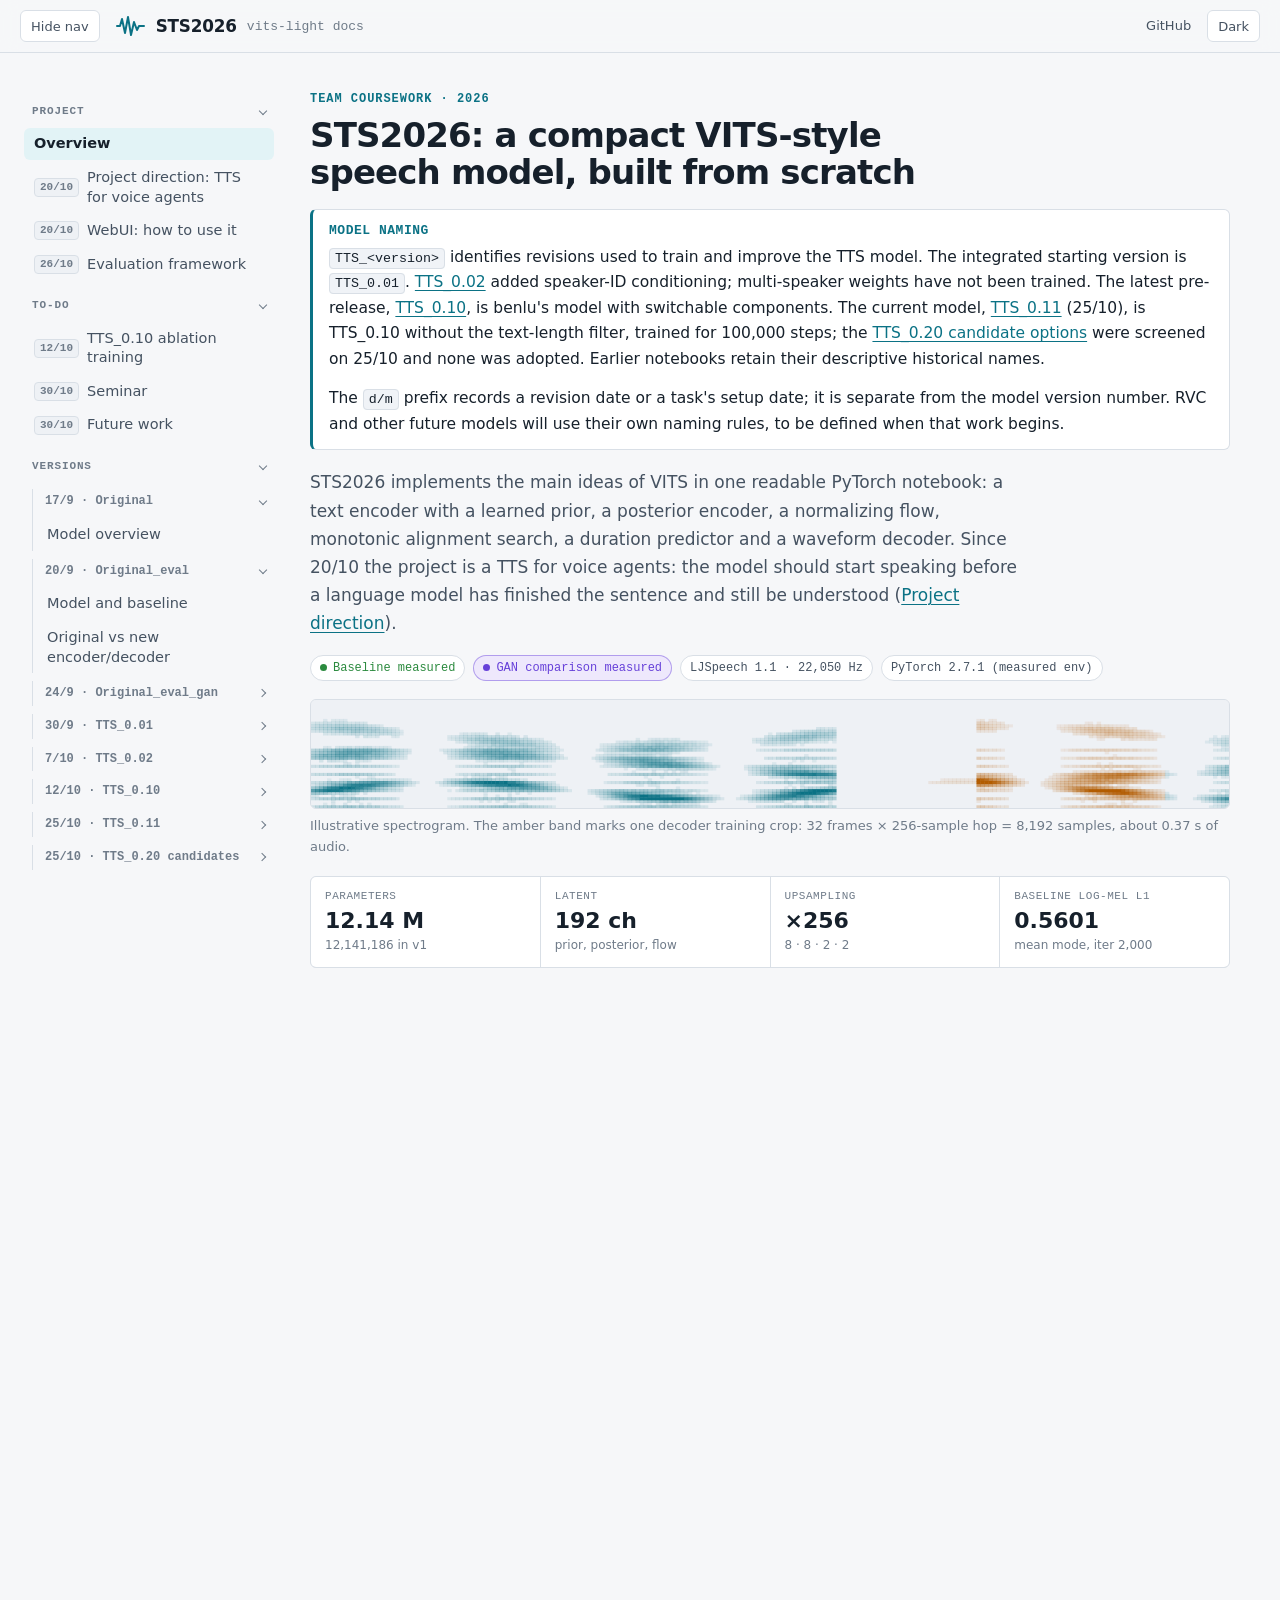
<file: docs/site/index.html>
<!doctype html>
<html lang="en">
<head>
<meta charset="utf-8">
<meta name="viewport" content="width=device-width, initial-scale=1, viewport-fit=cover">
<title>STS2026 Technical Documentation</title>
<meta name="description" content="Technical documentation for STS2026, a compact VITS-style speech model and its reconstruction evaluation.">
<link rel="stylesheet" href="assets/site.css">
</head>
<body>
<header class="topbar">
  <button class="icon-btn menu-btn" type="button" data-menu aria-expanded="true" aria-label="Hide navigation">Hide nav</button>
  <a class="brand" href="#overview">
    <svg class="brand-mark" viewBox="0 0 30 22" aria-hidden="true"><path d="M1 11h3l2-7 3 14 3-16 3 18 3-13 3 8 2-4h5" style="fill:none;stroke:var(--accent);stroke-width:2;stroke-linejoin:round;stroke-linecap:round"/></svg>
    <span class="brand-name">STS2026</span>
    <span class="brand-sub">vits-light docs</span>
  </a>
  <span class="topbar-spacer"></span>
  <a class="plain" href="https://github.com/liquidtoy001/STS2026">GitHub</a>
  <button class="icon-btn" type="button" data-theme-toggle>Dark</button>
</header>

<div class="shell">
  <aside class="sidenav" data-sidenav></aside>

  <main>
    <article class="article"><span class="eyebrow">Team coursework · 2026</span>
      <h1 id="overview">STS2026: a compact VITS-style speech model, built from scratch</h1>
      <div class="callout note">
        <div class="callout-title">Model naming</div>
        <p><code>TTS_&lt;version&gt;</code> identifies revisions used to train and improve the TTS model. The integrated starting version is <code>TTS_0.01</code>. <a href="#version-speaker-conditioning">TTS_0.02</a> added speaker-ID conditioning; multi-speaker weights have not been trained. The latest pre-release, <a href="#version-tts010">TTS_0.10</a>, is benlu's model with switchable components. The current model, <a href="#version-tts011">TTS_0.11</a> (25/10), is TTS_0.10 without the text-length filter, trained for 100,000 steps; the <a href="#version-tts020">TTS_0.20 candidate options</a> were screened on 25/10 and none was adopted. Earlier notebooks retain their descriptive historical names.</p>
        <p>The <code>d/m</code> prefix records a revision date or a task's setup date; it is separate from the model version number. RVC and other future models will use their own naming rules, to be defined when that work begins.</p>
      </div>
      <p class="lede">
        STS2026 implements the main ideas of VITS in one readable PyTorch notebook: a text encoder with a learned prior,
        a posterior encoder, a normalizing flow, monotonic alignment search, a duration predictor and a waveform decoder.
        Since 20/10 the project is a TTS for voice agents: the model should start speaking before a language model has
        finished the sentence and still be understood (<a href="#direction">Project direction</a>).
      </p>
      <div class="meta-row">
        <span class="chip ok"><span class="dot"></span>Baseline measured</span>
        <span class="chip gan"><span class="dot"></span>GAN comparison measured</span>
        <span class="chip">LJSpeech 1.1 · 22,050 Hz</span>
        <span class="chip">PyTorch 2.7.1 (measured env)</span>
      </div>

      <canvas class="spectro" aria-hidden="true"></canvas>
      <p class="small muted">Illustrative spectrogram. The amber band marks one decoder training crop: 32 frames × 256-sample hop = 8,192 samples, about 0.37 s of audio.</p>

      <div class="stat-row">
        <div class="stat"><div class="k">Parameters</div><div class="v">12.14 M</div><div class="s">12,141,186 in v1</div></div>
        <div class="stat"><div class="k">Latent</div><div class="v">192 ch</div><div class="s">prior, posterior, flow</div></div>
        <div class="stat"><div class="k">Upsampling</div><div class="v">×256</div><div class="s">8 · 8 · 2 · 2</div></div>
        <div class="stat"><div class="k">Baseline log-mel L1</div><div class="v">0.5601</div><div class="s">mean mode, iter 2,000</div></div>
      </div>

      <section class="doc-section" id="direction">
        <span class="eyebrow">20/10 · Turino · Project direction</span>
        <h2>20/10 · Project direction: a VITS TTS for voice agents</h2>
        <p>A voice agent answers in three stages: speech recognition turns the user's speech into text, a language model writes the reply word by word, and a TTS speaks it. A TTS that needs the whole sentence can start only when the language model has finished that sentence. Since 20/10 the project asks: <strong>how few words can the TTS wait for and still be as intelligible as when it synthesizes the whole sentence?</strong></p>
        <div class="grid-2">
          <a class="card" href="#versions">
            <span class="chip" style="align-self:flex-start">Part 1</span>
            <h3>Making the TTS intelligible</h3>
            <p>TTS_0.01 → TTS_0.10, the leave-one-out ablation of TTS_0.10's eight changes, and TTS_0.11. Whisper medium WER on the 100 held-out sentences: TTS_0.11 11.2%, TTS_0.10 R0 16.9%, the recordings 3.3%; TTS_0.01 scored 98–100% on four new sentences.</p>
            <span class="card-foot">Versions · Ablation · TTS_0.11</span>
          </a>
          <a class="card" href="#voice-agent-tts">
            <span class="chip acc" style="align-self:flex-start">Part 2</span>
            <h3>Speaking before the sentence is finished</h3>
            <p>Chunked synthesis of the held-out sentences: context-aware chunks with two words of lookahead wait for 3 words and are not distinguishable from whole sentences (TTS_0.11: 12.5% against 10.9%). Chunk-aware fine-tuning halves the errors of 1- and 2-word chunks without context, in two seeds.</p>
            <span class="card-foot">Chunk study · Fine-tuning · WebUI Agent mode</span>
          </a>
        </div>
        <p><strong>Sentence length.</strong> The arms trained with the length filter, R0 among them, see only clips of at most 100 characters, and the 100 held-out sentences come from the same range. Since 24/10 a second test set of 100 long sentences (more than 100 characters) is held out as well; TTS_0.11 scores 8.4% on it against 2.4% for the recordings.</p>
        <p><strong>Done since 20/10:</strong></p>
        <ul class="list">
          <li><a href="#version-tts011">TTS_0.11</a>: no length filter, 100,000 steps; chunked synthesis and chunk-aware fine-tuning at full size, with a second seed; synthesis times.</li>
          <li><a href="#evaluation">Evaluation framework</a>: the long-sentence test set and ASR protocol v2.</li>
          <li><a href="#version-tts020">TTS_0.20 candidates</a>: four options aimed at streaming and pretraining on the new dataset LibriTTS-R; none beat TTS_0.11.</li>
          <li><a href="#task-seminar">Seminar on 30/10</a>: deck and script.</li>
        </ul>
      </section>

      <section class="doc-section" id="webui">
        <span class="eyebrow">20/10 · Turino · Tool</span>
        <h2>WebUI: live TTS and the voice-agent demo</h2>
        <p class="small muted">Source: <code>webui/</code>, commits <a href="https://github.com/liquidtoy001/STS2026/commit/9107730"><code>9107730</code></a> and <a href="https://github.com/liquidtoy001/STS2026/commit/cb12459"><code>cb12459</code></a>. Full reference: <a href="https://github.com/liquidtoy001/STS2026/blob/Turino/docs/WEBUI.md">docs/WEBUI.md</a>.</p>
        <h3 id="webui-start">Start it</h3>
        <ol class="list">
          <li>Clone the repository.</li>
          <li>Put trained run folders (checkpoints are not in this repository) anywhere under <code>output/</code>, for example <code>output/runs/tts010_R0_…/checkpoints/vits_step_40000.pt</code>. The model list (<code>webui/config.example.json</code>) finds checkpoints by glob pattern and uses the newest match; a checkpoint that is not found is listed as unavailable.</li>
          <li>With the project environment active (PyTorch, TorchAudio, NumPy), run the server from the repository root. It loads the default checkpoint, serves <code>http://127.0.0.1:8000/</code> and opens it in the browser.</li>
        </ol>
<pre><code>git clone https://github.com/liquidtoy001/STS2026.git
cd STS2026
python webui/server.py</code></pre>
        <p>Options: <code>--port</code>, <code>--device cpu</code>, <code>--config PATH</code>, <code>--no-browser</code>, <code>--host</code> (default <code>127.0.0.1</code>; the API has no authentication). To change the model list, copy <code>webui/config.example.json</code> to <code>webui/config.json</code> (ignored by Git) and edit it.</p>
        <h3 id="webui-agent">Agent mode</h3>
        <ol class="list">
          <li>Under <em>Agent reply</em>, pick a preset reply or type one.</li>
          <li>Set the simulated language model's time to first token and its speed in words per second. No real language model runs, so a run is offline and repeatable.</li>
          <li>Under <em>TTS strategies</em>, choose the model and up to three strategies: whole sentence, independent N-word chunks, or context-aware N-word chunks with lookahead K. The default is whole sentence, independent 2-word chunks and context-aware 1-word chunks with lookahead 2. <em>Fixed seed</em> keeps runs repeatable.</li>
          <li>Press <em>Send</em>. <em>Listen to</em> selects which strategy is audible during the run.</li>
          <li>The <em>Timeline</em> shows when words arrive, each TTS call and the playback, with the silence before the first audio and stalls (the audio ran out before the next chunk was ready).</li>
          <li><em>Results of this run</em> shows each strategy's time to first audio, total stall and finish time, next to its WER from the chunk study. Afterwards each strategy can be played, replayed with its waits, or played as an A/B pair.</li>
        </ol>
        <p>Below the results, two charts show the chunk study's WER against waiting, and how much waiting each strategy saves for a chosen sentence length at each language-model speed.</p>
        <h3 id="webui-reader">Reader</h3>
        <p>Reads any English text sentence by sentence and highlights the current sentence and word. A second checkpoint can be selected for A/B comparison. For the current sentence the page shows the mel spectrogram, the text-to-frame alignment and the inference time; the read text can be downloaded as one WAV file.</p>
        <h3 id="webui-limits">Read with care</h3>
        <ul class="list">
          <li>The WER on the result cards is taken from the chunk study (<code>docs/records/chunk-study/R0_40k/analysis.json</code>); it is never computed live.</li>
          <li>The committed model list contains TTS_0.10 runs. A TTS_0.11 checkpoint can be added in a local <code>webui/config.json</code> (<a href="#tts011-latency">screenshot</a>).</li>
          <li>The strategies share one GPU, so their calls queue behind each other. Live times also rise when the computer is busy, for example with a Whisper job.</li>
          <li>Text preparation writes out numbers, money, times, percentages and common abbreviations in the LJSpeech style; it does not handle acronyms, roman numerals, units, dates with slashes or URLs.</li>
        </ul>
      </section>


      <section class="doc-section" id="evaluation">
        <span class="eyebrow">26/10 · Turino · Method</span>
        <h2>Evaluation framework</h2>
        <p>Every TTS_0.10, TTS_0.11 and TTS_0.20 checkpoint is scored the same way (<code>tools/evaluate_runs.py</code>, <code>tools/eval_tts010.py</code>, <code>tools/asr_wer.py</code>, <code>tools/chunk_study.py</code>):</p>
        <ol class="list">
          <li><strong>Intelligibility:</strong> the TTS synthesizes test sentences from text alone; Whisper medium transcribes them; the word error rate (WER) against the text is a corpus rate over the sentences. The LJSpeech recordings of the same sentences are scored the same way: 3.3% on the test sentences, the floor set by Whisper itself.</li>
          <li><strong>Two test sets, never trained on:</strong> the 100 held-out sentences (<code>ljspeech_heldout_100.txt</code>, at most 100 characters) and, since 24/10, 100 long sentences of more than 100 characters (<code>ljspeech_long_100.txt</code>; recordings 2.4%). Arms trained without the length filter before 24/10 (D1, E0) saw the long sentences, so the long set is valid only for arms that held it out.</li>
          <li><strong>Noise floor:</strong> R0 and R0b differ only in the seed and score 3.3 points apart; smaller differences between single runs are not treated as findings.</li>
          <li><strong>Paired intervals:</strong> differences come with 95% intervals from 2,000 paired bootstrap resamples of the sentences.</li>
          <li><strong>Chunked synthesis:</strong> the chunk study scores 17 conditions per checkpoint (<a href="#voice-agent-method">how it is measured</a>).</li>
        </ol>
        <h3 id="evaluation-asr-v2">ASR protocol v2 (26/10)</h3>
        <p>Protocol v1 decodes at temperature 0 with no fallback, so when Whisper falls into a repetition loop (one sentence transcribed as the same phrase repeated dozens of times) it stays there. One long test sentence looped for TTS_0.11 at 40k, 60k and 100k steps and added 120–145 inserted words each time. Protocol v2 adds Whisper's own fallback for loops only: when a transcription's compression ratio exceeds 2.4, it is decoded again at a higher temperature, with a fixed seed. Every other transcription is exactly the v1 one.</p>
        <div class="table-wrap">
          <table>
            <thead><tr><th>Score</th><th class="num">v1</th><th class="num">v2</th></tr></thead>
            <tbody>
              <tr><td>TTS_0.11 100k, long sentences</td><td class="num">21.7%</td><td class="num">8.4%</td></tr>
              <tr><td>TTS_0.11 60k, long sentences</td><td class="num">15.8%</td><td class="num">9.9%</td></tr>
              <tr><td>V2 (phoneme input), test sentences</td><td class="num">29.1%</td><td class="num">19.9%</td></tr>
              <tr><td>TTS_0.10 L1, test sentences</td><td class="num">186.9%</td><td class="num">98.7%</td></tr>
              <tr><td>every other TTS_0.10 arm and the R0 chunk study</td><td class="num" colspan="2">unchanged (R0 1-word chunks 56.1% → 55.7%)</td></tr>
            </tbody>
          </table>
        </div>
        <p class="small muted">22 of 33,696 transcriptions on the GPU Lab exceeded the threshold; the highest ratio of the others was 1.93. v1 results stay in <code>asr.json</code>, v2 in <code>asr_v2.json</code>. The raw evaluation files of the GPU Lab runs were on its temporary disk and were lost when the instance was released on 26/10; the numbers on this site were recorded before. The v2 code: commit <a href="https://github.com/liquidtoy001/STS2026/commit/149b5a4"><code>149b5a4</code></a>.</p>
      </section>

      <section class="doc-section task-board" id="tasks">
        <span class="eyebrow">Tasks</span>
        <h2>To-do</h2>
        <p class="lede">The TTS_0.10 ablation is complete: all eleven arms are trained and evaluated. Next: the <a href="#task-future-work">future work</a> from the seminar deck.</p>

        <article class="task-card" id="task-tts010-ablation">
          <span id="task-tts"></span>
          <div class="task-card-head">
            <h3>12/10 · TTS_0.10 ablation training</h3>
            <span class="chip ok">11 of 11 arms evaluated</span>
          </div>
          <p>Eleven runs measure which of the eight TTS_0.10 changes matter. Each arm trains the complete TTS_0.10 for 40,000 steps with one change reverted to its TTS_0.02 form (leave-one-out). R0 and R0b differ only in the seed and give the noise floor; E0 reverts everything.</p>
          <div class="table-wrap">
            <table>
              <thead><tr><th>Arm</th><th>What is reverted: TTS_0.10 → TTS_0.02</th><th>Whisper WER (− R0, points [95% interval]), 22/10</th></tr></thead>
              <tbody>
                <tr><td>R0</td><td>nothing: complete TTS_0.10, seed 2026; the reference for every arm</td><td>16.9% · reference · RTX PRO 6000</td></tr>
                <tr><td>R0b</td><td>nothing: complete TTS_0.10, seed 2027; noise floor</td><td>13.6% (−3.3 [−6.9, +0.1]) · seed noise floor · L40S</td></tr>
                <tr><td>G1</td><td>text encoder: post-norm attention with kernel-3 convolutional feed-forward → <code>nn.TransformerEncoder</code> with a GELU linear feed-forward</td><td>23.7% (+6.8 [+2.7, +10.9]) · worse · RTX PRO 6000</td></tr>
                <tr><td>G2</td><td>posterior encoder: 8 gated WaveNet blocks with skip sum → 1×1 projection + 4 dilated convolutions</td><td>24.7% (+7.8 [+3.9, +11.9]) · worse · RTX PRO 6000</td></tr>
                <tr><td>G3</td><td>decoder: two residual blocks (kernels 3 and 7) per upsampling stage, HiFi-GAN MRF → one kernel-3 block per stage</td><td>13.8% (−3.1 [−6.4, +0.1]) · within noise · RTX PRO 6000</td></tr>
                <tr><td>A1</td><td>discriminator: scale + period (2, 3, 5, 7, 11) discriminators, 46.7 M parameters → one 1-D convolution stack, 7.1 M</td><td>19.2% (+2.3 [−1.7, +6.1]) · within noise · RTX PRO 6000</td></tr>
                <tr><td>A2</td><td>feature-matching loss, weight 2 → off</td><td>15.7% (−1.2 [−4.7, +2.2]) · within noise · RTX PRO 6000</td></tr>
                <tr><td>L1</td><td>reconstruction loss: Slaney log-mel L1 × 45 → HTK log-mel 1 + multi-resolution STFT 0.5 + waveform L1 10</td><td>98.7% (+81.8); 48 of 100 empty (186.9% under ASR protocol v1) · worse · RTX PRO 6000</td></tr>
                <tr><td>O1</td><td>optimisation: batch 16, learning rate 2e-4, fp16, no clipping → batch 8, 1e-4, fp32, gradient clipping 1.0</td><td>28.5% (+11.6 [+7.5, +15.9]) · worse · RTX PRO 6000</td></tr>
                <tr><td>E0</td><td>all eight changes: TTS_0.02 throughout</td><td>100.2% (+83.2) · worse · RTX 4070 Ti SUPER</td></tr>
                <tr><td>D1</td><td>text-length filter: clips of 1–100 characters (6,208) → all 13,000 training clips, long ones included</td><td>11.6% (−5.3 [−8.9, −2.0]) · better · RTX 4070 Ti SUPER</td></tr>
              </tbody>
            </table>
          </div>
          <p>Central evaluation, 21–22/10: 100 held-out sentences, Whisper medium; the recordings score 3.3%. R0b, which differs from R0 only in the seed, scores 3.3 points lower: the seed noise floor. Intervals: 2,000 paired bootstrap resamples of the sentences; both checks agree for every arm. Four changes have a detectable effect: reverting the reconstruction loss (L1) breaks the model, and reverting the optimisation, posterior encoder or text encoder raises WER by 7–12 points. The discriminator, feature matching and decoder show no detectable effect. Removing the length filter (D1) lowers WER by 5.3 points; D1 ran on a different GPU. One seed per arm. Full table: <a href="https://github.com/liquidtoy001/STS2026/blob/Turino/docs/ABLATION_TTS_0.10.md#results-2026-10-21">ABLATION_TTS_0.10.md</a>. Re-scored with <a href="#evaluation-asr-v2">ASR protocol v2</a> on 26/10: only L1 changed. The one helpful change, removing the length filter, became <a href="#version-tts011">TTS_0.11</a>.</p><p>Each run, from release <a href="https://github.com/liquidtoy001/STS2026/releases/tag/tts-v0.10"><code>tts-v0.10</code></a>: <code>python tools/train_tts010.py --arm &lt;arm&gt; --data-dir &lt;LJSpeech-1.1&gt;</code>, 40,000 steps; all checkpoints were evaluated on one machine with one script. Step-by-step instructions and the reading rules: <a href="https://github.com/liquidtoy001/STS2026/blob/Turino/docs/ABLATION_TTS_0.10.md">ABLATION_TTS_0.10.md</a>.</p>
        </article>
        <article class="task-card" id="task-seminar">
          <div class="task-card-head">
            <h3>30/10 · Seminar</h3>
            <span class="chip acc">Deck v4 and script ready</span>
          </div>
          <p>Every member presents. Deck <code>seminar-ppt.v4</code>: 13 slides, about 8–9 minutes. The story: where the TTS sits in a voice agent and what waiting costs; our solution (context-aware chunks and chunk-aware fine-tuning); building the TTS (TTS_0.01 → TTS_0.10) and its ablation; the <a href="#evaluation">evaluation framework</a>; <a href="#version-tts011">TTS_0.11</a> and the new dataset LibriTTS-R; chunked-synthesis results; the WebUI with recordings; limitations, conclusion and future work.</p>
        </article>
        <article class="task-card" id="task-future-work">
          <div class="task-card-head">
            <h3>30/10 · Future work</h3>
            <span class="chip">Not started</span>
          </div>
          <p>From the team's seminar deck.</p>
          <div class="table-wrap">
            <table>
              <thead><tr><th>Work</th><th>What it would do</th><th>Where the project stands</th></tr></thead>
              <tbody>
                <tr><td>LLM stream integration</td><td>Feed text from a streaming language model into VITS and measure end-to-end latency, time to first audio (onset latency) and playback stalls under irregular text arrival.</td><td>The <a href="#webui">WebUI</a>'s Agent mode streams a simulated reply at a set rate (10 words per second in the demo); no real language model has been in the loop.</td></tr>
                <tr><td>Prosody evaluation: MOS and UTMOS</td><td>Evaluate perceived naturalness with human Mean Opinion Score (MOS) listening tests and automatic MOS predictions (UTMOS).</td><td>Whisper WER measures intelligibility only; no listening test has been run.</td></tr>
                <tr><td>Adaptive chunk policy evaluation</td><td>Compare 1-word chunks with fixed 2-word lookahead, whole-sentence synthesis and a prosody-aware chunking policy (split at punctuation and predicted phrase breaks, with the model trained on such chunks), using the same VITS model, on naturalness and latency, not WER alone.</td><td>Run-time chunks are cut by word count. Training crops ending at punctuation exist (<code>--chunk-boundaries punctuation</code>) and were tried once, in arm V5 (<a href="#version-tts020">TTS_0.20 candidates</a>), scored by WER only. Predicted phrase breaks are not implemented.</td></tr>
              </tbody>
            </table>
          </div>
        </article>

      </section>

      <h2 id="versions">Versions</h2>
      <p>Each notebook revision owns its related experimental results. Dates below identify the revision; result blocks record their own run completion times.</p>
      <div class="grid-2">
        <a class="card" href="#version-v0">
          <span class="chip" style="align-self:flex-start">v0</span>
          <h3>17/9 · Original</h3>
          <p>The first notebook. Full VITS-style architecture, reconstruction-only overfit training, listening check by ear. No evaluation module, GAN loss fixed at zero.</p>
          <span class="card-foot">451c635 · 2026-09-17</span>
        </a>
        <a class="card" href="#version-v1">
          <span class="chip base" style="align-self:flex-start">v1 · baseline</span>
          <h3>20/9 · Original_eval</h3>
          <p>Same model definitions, now trained and scored under a fixed protocol with the shared <code>sts_eval</code> module. This is the reference for every comparison.</p>
          <span class="card-foot">c9f258c · tuirno · completed 2026-09-20</span>
        </a>
      </div>

      <p><a href="#version-original-eval-gan">24/9 · Original_eval_gan</a> — GAN-enabled notebook revision.<br>
      <a href="#version-full-training">30/9 · TTS_0.01</a> — full-corpus training notebook.<br>
      <a href="#version-speaker-conditioning">7/10 · TTS_0.02</a> — optional speaker-ID conditioning; training not started.<br>
      <a href="#version-tts010">12/10 · TTS_0.10</a> — benlu's model in the project harness, with switchable components.<br>
      <a href="#version-tts011">25/10 · TTS_0.11</a> — no length filter, 100,000 steps; chunk-aware fine-tuning at full size.<br>
      <a href="#version-tts020">25/10 · TTS_0.20 candidates</a> — streaming options and LibriTTS-R pretraining; none adopted.</p>

      <h2 id="architecture">Architecture</h2>
      <p>
        The model follows VITS: during training the posterior encoder sees the target spectrogram, the flow maps its latent
        into the text-conditioned prior space, and MAS finds a monotonic alignment between text tokens and frames.
        Only a random 32-frame slice of the latent is decoded to waveform, which keeps memory use low.
      </p>
      <p>
        The Original_eval baseline trains <strong>reconstruction only</strong>. Duration and KL losses have weight 0, so the text path,
        flow, MAS and duration predictor are computed but do not receive gradient from the objective.
      </p>

      <figure>
        <div class="figure-box">
          <svg class="diagram" viewBox="0 0 880 480" role="img" aria-label="Architecture diagram of the VITS-style model">
            <defs>
              <marker id="ah" viewBox="0 0 10 10" refX="9" refY="5" markerWidth="7" markerHeight="7" orient="auto-start-reverse"><path d="M0 0L10 5L0 10z" class="arrow"/></marker>
              <marker id="ah-on" viewBox="0 0 10 10" refX="9" refY="5" markerWidth="7" markerHeight="7" orient="auto-start-reverse"><path d="M0 0L10 5L0 10z" class="arrow on"/></marker>
              <marker id="ah-gan" viewBox="0 0 10 10" refX="9" refY="5" markerWidth="7" markerHeight="7" orient="auto-start-reverse"><path d="M0 0L10 5L0 10z" class="arrow gan"/></marker>
            </defs>
            <text x="20" y="18" class="lbl mono">TEXT PATH</text>
            <text x="20" y="218" class="lbl mono">AUDIO PATH</text>

            <!-- lane 1 -->
            <rect class="node data" x="20" y="30" width="130" height="56" rx="6"/>
            <text x="85" y="54" text-anchor="middle" class="t-title">Text tokens</text>
            <text x="85" y="72" text-anchor="middle" class="t-sub">char IDs, pad = 0</text>

            <rect class="node off" x="190" y="30" width="180" height="56" rx="6"/>
            <text x="280" y="54" text-anchor="middle" class="t-title t-off">Text encoder</text>
            <text x="280" y="72" text-anchor="middle" class="t-sub">Transformer 6L · 2 heads</text>

            <rect class="node off" x="430" y="30" width="180" height="56" rx="6"/>
            <text x="520" y="54" text-anchor="middle" class="t-title t-off">Duration predictor</text>
            <text x="520" y="72" text-anchor="middle" class="t-sub">conv · log frames/token</text>

            <rect class="node off" x="680" y="30" width="180" height="56" rx="6"/>
            <text x="770" y="54" text-anchor="middle" class="t-title t-off">Duration loss</text>
            <text x="770" y="72" text-anchor="middle" class="t-sub">weight 0.0</text>

            <!-- lane 2 -->
            <rect class="node off" x="430" y="130" width="180" height="56" rx="6"/>
            <text x="520" y="154" text-anchor="middle" class="t-title t-off">MAS</text>
            <text x="520" y="172" text-anchor="middle" class="t-sub">monotonic alignment</text>

            <rect class="node off" x="680" y="130" width="180" height="56" rx="6"/>
            <text x="770" y="154" text-anchor="middle" class="t-title t-off">KL loss</text>
            <text x="770" y="172" text-anchor="middle" class="t-sub">weight 0.0</text>

            <!-- lane 3 -->
            <rect class="node data" x="20" y="230" width="130" height="56" rx="6"/>
            <text x="85" y="254" text-anchor="middle" class="t-title">Spectrogram</text>
            <text x="85" y="272" text-anchor="middle" class="t-sub">513 bins · full utt.</text>

            <rect class="node on" x="190" y="230" width="180" height="56" rx="6"/>
            <text x="280" y="254" text-anchor="middle" class="t-title">Posterior encoder</text>
            <text x="280" y="272" text-anchor="middle" class="t-sub">dilated conv 1·2·4·8</text>

            <rect class="node off" x="430" y="230" width="180" height="56" rx="6"/>
            <text x="520" y="254" text-anchor="middle" class="t-title t-off">Normalizing flow</text>
            <text x="520" y="272" text-anchor="middle" class="t-sub">4 additive couplings</text>

            <!-- lane 4 -->
            <rect class="node data" x="20" y="330" width="130" height="56" rx="6"/>
            <text x="85" y="354" text-anchor="middle" class="t-title">Waveform</text>
            <text x="85" y="372" text-anchor="middle" class="t-sub">target audio</text>

            <rect class="node on" x="190" y="330" width="180" height="56" rx="6"/>
            <text x="280" y="354" text-anchor="middle" class="t-title">32-frame slice</text>
            <text x="280" y="372" text-anchor="middle" class="t-sub">same start for z &amp; target</text>

            <rect class="node on" x="430" y="330" width="180" height="56" rx="6"/>
            <text x="520" y="354" text-anchor="middle" class="t-title">Decoder</text>
            <text x="520" y="372" text-anchor="middle" class="t-sub">ConvT ×256 · tanh</text>

            <rect class="node on" x="680" y="330" width="180" height="56" rx="6"/>
            <text x="770" y="354" text-anchor="middle" class="t-title">Reconstruction loss</text>
            <text x="770" y="372" text-anchor="middle" class="t-sub">10·mel + 1·STFT + 10·L1</text>

            <rect class="node gan" x="680" y="410" width="180" height="56" rx="6"/>
            <text x="770" y="434" text-anchor="middle" class="t-title">Discriminator</text>
            <text x="770" y="452" text-anchor="middle" class="t-sub">LSGAN · gan-group</text>

            <!-- edges -->
            <path class="edge off" d="M150 58H186" marker-end="url(#ah)"/>
            <path class="edge off" d="M370 58H426" marker-end="url(#ah)"/>
            <text x="398" y="50" text-anchor="middle" class="lbl">detached</text>
            <path class="edge off" d="M610 58H676" marker-end="url(#ah)"/>
            <path class="edge off" d="M280 86V158H426" marker-end="url(#ah)"/>
            <text x="290" y="150" class="lbl">μp, log σp</text>
            <path class="edge off" d="M610 146H645V70H676" marker-end="url(#ah)"/>
            <text x="650" y="112" class="lbl">target dur.</text>
            <path class="edge off" d="M610 170H676" marker-end="url(#ah)"/>
            <path class="edge on" d="M150 258H186" marker-end="url(#ah-on)"/>
            <path class="edge off" d="M370 258H426" marker-end="url(#ah)"/>
            <text x="398" y="250" text-anchor="middle" class="lbl">z</text>
            <path class="edge off" d="M520 230V190" marker-end="url(#ah)"/>
            <text x="528" y="214" class="lbl">z_p</text>
            <path class="edge on" d="M280 286V326" marker-end="url(#ah-on)"/>
            <text x="288" y="310" class="lbl">z (192 × T)</text>
            <path class="edge on" d="M150 358H186" marker-end="url(#ah-on)"/>
            <path class="edge on" d="M370 358H426" marker-end="url(#ah-on)"/>
            <text x="398" y="350" text-anchor="middle" class="lbl">192×32</text>
            <path class="edge on" d="M610 358H676" marker-end="url(#ah-on)"/>
            <text x="643" y="350" text-anchor="middle" class="lbl">8,192</text>
            <path class="edge gan" d="M645 358V438H676" marker-end="url(#ah-gan)"/>
          </svg>
          <div class="legend">
            <span><i class="on"></i>Trained in v1 (reconstruction)</span>
            <span><i class="off"></i>Computed, loss weight 0</span>
            <span><i class="gan"></i>GAN path, gan-group branch (not merged)</span>
            <span><i></i>Data</span>
          </div>
        </div>
        <figcaption>Training forward pass. At inference the text path predicts durations, samples from the expanded prior and inverts the flow; that path has not been evaluated yet.</figcaption>
      </figure>

      <h3 id="modules">Module reference</h3>
      <div class="table-wrap">
        <table>
          <thead><tr><th>Module</th><th>Input → output</th><th>Configuration</th><th>In v1 objective</th></tr></thead>
          <tbody>
            <tr><td><strong>TextEncoder</strong></td><td><code>[B, T_text]</code> → features, μp, log σp</td><td>char + position embeddings, 6 Transformer layers, 2 heads, d = 192, FFN 768, dropout 0.1</td><td>weight 0</td></tr>
            <tr><td><strong>PosteriorEncoder</strong></td><td><code>[B, 513, T]</code> → z, μq, log σq, mask</td><td>1×1 in-proj, 4 conv (k = 5, dilation 1/2/4/8), GELU, dropout 0.1, 192 latent channels</td><td>trained</td></tr>
            <tr><td><strong>ResidualCouplingBlock</strong></td><td>z → z_p (reversible)</td><td>4 additive coupling layers with channel flip, kernel 5, 4 conv layers each</td><td>weight 0</td></tr>
            <tr><td><strong>DurationPredictor</strong></td><td>detached text features → log duration</td><td>conv blocks, hidden 256, kernel 3, dropout 0.5</td><td>weight 0</td></tr>
            <tr><td><strong>MAS</strong></td><td>Gaussian score → hard alignment</td><td>NumPy dynamic programming under <code>no_grad</code></td><td>not differentiable</td></tr>
            <tr><td><strong>Decoder</strong></td><td><code>[B, 192, 32]</code> → <code>[B, 1, 8192]</code></td><td>Conv k7 → 512 ch, ConvTranspose ×8, ×8, ×2, ×2 (512→256→128→64→32), ResBlock dilations 1/3/5, LeakyReLU 0.1, tanh</td><td>trained</td></tr>
            <tr><td><strong>Discriminator</strong></td><td>waveform → scores</td><td>v0/v1: empty placeholder. gan-group: 1-D conv stack, base 32 channels</td><td>absent</td></tr>
          </tbody>
        </table>
      </div>

      <h3 id="objective">Training objective</h3>
      <p>All spectral losses are computed in float32 even when mixed precision is enabled.</p>
      <div class="table-wrap">
        <table>
          <thead><tr><th>Term</th><th>Definition</th><th class="num">v0 / v1 weight</th></tr></thead>
          <tbody>
            <tr><td>Mel</td><td>L1 between log-mel spectrograms (80 bands, power 1.0, floor 1e-5)</td><td class="num">10.0</td></tr>
            <tr><td>MR-STFT</td><td>spectral convergence + log-magnitude L1 over (512,128,512), (1024,256,1024), (2048,512,2048)</td><td class="num">1.0</td></tr>
            <tr><td>Waveform</td><td>L1 between generated and target samples</td><td class="num">10.0</td></tr>
            <tr><td>Duration</td><td>masked MSE of predicted vs MAS log durations</td><td class="num">0.0</td></tr>
            <tr><td>KL</td><td>posterior after flow vs text prior</td><td class="num">0.0</td></tr>
            <tr><td>GAN</td><td>placeholder constant 0 in v0/v1; LSGAN in gan-group</td><td class="num">0 → 1.0</td></tr>
          </tbody>
        </table>
      </div>

      <h2 id="timeline">Timeline</h2>
      <ul class="timeline">
        <li class="done"><span class="when">2026-09-17 · 451c635</span><div class="what">v0 prototype published</div><p>Notebook, setup docs and the GitHub team handbook. Training loop has an empty <code>evaluate()</code> hook.</p></li>
        <li class="base"><span class="when">2026-09-20 · tuirno · c9f258c, PR #1</span><div class="what">v1 shared evaluation and measured baseline</div><p><code>sts_eval</code>, fixed-batch protocol, local runner, checkpoint rescoring, 7 behavioral tests. Baseline completed on September 20 in Brisbane (≈15:27 UTC on September 19).</p></li>
        <li class="wip"><span class="when">2026-09-23 · Mou and Warneke · gan-group</span><div class="what">GAN loss and discriminator</div><p>LSGAN losses, separate discriminator optimizer, <code>gan_weight = 1.0</code>. Completion commit 07e663d; subsequently used in the full-training pair.</p></li>
        <li class="wip"><span class="when">2026-09-24 · benlu (local notebook)</span><div class="what">GAN merged with the v1 evaluation</div><p>DataParallel and autocast removed. New loss weights: mel 1, STFT 0.5, wave 10, duration 1, KL 1, GAN 1. Used for the subsequent 50,000-iteration GAN-on/off runs.</p></li>
        <li class="done"><span class="when">2026-09-29 · tuirno · Kaggle T4</span><div class="what">GAN vs no-GAN, 50,000 iterations each</div><p>Both runs completed. Spectral probe metrics slightly favour no-GAN; the discriminator overpowers the generator late. See the <a href="#full-train-gan">experiment report</a>.</p></li>
        <li class="done"><span class="when">2026-10-07 · benlu, Turino · tts-v0.02</span><div class="what">TTS_0.02 speaker-ID conditioning</div><p>Optional learned speaker embedding throughout training and inference. Source release; not trained.</p></li>
        <li class="done"><span class="when">2026-10-12 · benlu, Turino</span><div class="what">TTS_0.10 integration</div><p>benlu's model and recipe in the project harness with switches back to TTS_0.02, a 100-clip held-out split and one export per ablation arm. See <a href="#version-tts010">TTS_0.10</a>.</p></li>
        <li class="done"><span class="when">2026-10-19 · Turino · 0b11e47</span><div class="what">Chunked-synthesis study and chunk-aware fine-tuning</div><p>R0 at 40,000 steps measured under 17 chunk conditions; <code>--init-from</code> and optional chunk-aware training, off by default. See <a href="#voice-agent-tts">TTS for voice agents</a>.</p></li>
        <li class="done"><span class="when">2026-10-20 · Turino · 2ddbf65</span><div class="what">Chunk study of the local chunk-aware fine-tune</div><p>Without lookahead, short chunks became much easier to understand (independent 2-word chunks 24.2% against 34.1% for the control); whole sentences and chunks with lookahead did not change detectably. See <a href="#voice-agent-finetune">the local check</a>.</p></li>
        <li class="done"><span class="when">2026-10-20 · Turino · 9107730, cb12459</span><div class="what">WebUI with Agent mode</div><p>Live TTS with A/B comparison, and a simulated language model streaming a reply into up to three chunking strategies, with time to first audio and stalls. See <a href="#webui">WebUI</a>.</p></li>
        <li class="done"><span class="when">2026-10-20 · Turino</span><div class="what">Project direction: a VITS TTS for voice agents</div><p>How few words can the TTS wait for and stay as intelligible as with the whole sentence? See <a href="#direction">Project direction</a>.</p></li>
        <li class="done"><span class="when">2026-10-22 · team runs · Turino evaluation</span><div class="what">TTS_0.10 ablation: all eleven arms evaluated</div><p>Seed noise floor 3.3 WER points (R0 against R0b). Reverting the reconstruction loss, optimisation, posterior encoder or text encoder makes the model worse; removing the length filter makes it better. See <a href="#task-tts010-ablation">the ablation</a>.</p></li>
        <li class="done"><span class="when">2026-10-25 · Turino · e78b52d · UQ GPU Lab L40S</span><div class="what">TTS_0.11 and the TTS_0.20 candidates</div><p>TTS_0.11 (no length filter, 100,000 steps) reaches 11.2% WER; a 100-sentence long test set is held out. Four options aimed at streaming and LibriTTS-R pretraining did not beat it. See <a href="#version-tts011">TTS_0.11</a> and <a href="#version-tts020">TTS_0.20 candidates</a>.</p></li>
        <li class="done"><span class="when">2026-10-26 · Turino</span><div class="what">Chunk-aware fine-tuning confirmed with a second seed; ASR protocol v2</div><p>Without context, 1- and 2-word chunks become about twice as intelligible in both seeds; whole sentences do not change. Whisper's repetition fallback corrects looping transcriptions. See <a href="#tts011-finetune">the fine-tuning results</a> and <a href="#evaluation-asr-v2">ASR protocol v2</a>.</p></li>
      </ul>

<footer class="site-foot">STS2026 team coursework, 2026. Figures on this site come from committed records and the local baseline run; nothing is estimated.</footer>

<section class="doc-section" id="version-v0">
<span class="eyebrow">Version v0</span>
      <h2>17/9 · Original</h2>
      <p class="lede">
        The first published notebook. It contains the complete VITS-style architecture and a working trainer,
        and it trains the posterior encoder and decoder to reconstruct a small batch of speech.
        Results were judged by listening. There is no evaluation module and the GAN loss is a zero placeholder.
      </p>
      <div class="meta-row">
        <span class="chip">commit 451c635</span>
        <span class="chip">2026-09-17</span>
        <span class="chip">vits-light_v1.ipynb (repo root)</span>
        <span class="chip warn"><span class="dot"></span>No metrics recorded</span>
      </div>

      <div class="callout note">
        <div class="callout-title">Reading this page</div>
        <p>Model definitions in v0 and v1 are identical. A cell-by-cell comparison found that only the trainer, evaluation setup and final run cells changed (cells 41–46). This page therefore focuses on how v0 trained and was inspected. The architecture itself is described on the <a href="#architecture">overview</a>.</p>
      </div>

      <h3 id="v0-scope">Scope</h3>
      <p>
        The notebook's own description calls it an educational, non-adversarial VITS-style implementation.
        It trains with mel, multi-resolution STFT and waveform losses. The discriminator, adversarial loss and
        feature-matching loss of full VITS are left out on purpose.
      </p>
      <ul class="list">
        <li>Data: LJSpeech 1.1 from a hard-coded Kaggle input path, 22,050 Hz, <code>N_FFT = 1024</code>, <code>HOP_LENGTH = 256</code>.</li>
        <li>Hardware target: Kaggle <strong>GPU T4 ×2</strong>. The trainer supports <code>nn.DataParallel</code>, but the final build cell passes <code>use_multi_gpu=False</code>.</li>
        <li>Task: overfit one batch of 8 utterances to check that encoder and decoder can reconstruct audio at all.</li>
      </ul>

      <h3 id="v0-configuration">Configuration</h3>
      <div class="grid-2">
        <div class="table-wrap" style="margin:0">
          <table>
            <thead><tr><th>Setting</th><th class="num">Value</th></tr></thead>
            <tbody>
              <tr><td>Global batch size</td><td class="num">8</td></tr>
              <tr><td>Data loader</td><td class="num">shuffle, 4 workers</td></tr>
              <tr><td>Training steps</td><td class="num">1,500</td></tr>
              <tr><td>Log / save every</td><td class="num">500 / 500</td></tr>
              <tr><td>Mixed precision / multi-GPU</td><td class="num">fp16 autocast / off</td></tr>
              <tr><td>Gradient clip</td><td class="num">1.0</td></tr>
            </tbody>
          </table>
        </div>
        <div class="table-wrap" style="margin:0">
          <table>
            <thead><tr><th>Optimizer / loss</th><th class="num">Value</th></tr></thead>
            <tbody>
              <tr><td>AdamW lr</td><td class="num">1e-4</td></tr>
              <tr><td>betas, eps</td><td class="num">(0.8, 0.99), 1e-9</td></tr>
              <tr><td>weight decay</td><td class="num">0.01</td></tr>
              <tr><td>mel / STFT / wave</td><td class="num">10 / 1 / 10</td></tr>
              <tr><td>duration / KL</td><td class="num">0 / 0</td></tr>
              <tr><td>GAN</td><td class="num">10 × 0 (placeholder)</td></tr>
            </tbody>
          </table>
        </div>
      </div>

      <h3 id="v0-training-loop">Training loop</h3>
      <p><code>VITSTrainer.overfit_train()</code> repeats one batch. Each iteration:</p>
      <ol class="list">
        <li>Takes the <strong>first batch of the shuffled loader</strong> once, before the loop, and moves it to the device.</li>
        <li>Runs the full forward pass under fp16 autocast. The model picks a new random 32-frame start for every utterance.</li>
        <li>Slices the target waveform at <code>start_frames × 256</code> and computes losses in float32.</li>
        <li>Stops with <code>FloatingPointError</code> on a non-finite loss.</li>
        <li>Scales, backpropagates, unscales, clips to norm 1.0, steps the <code>GradScaler</code>.</li>
        <li>Every 500 steps shows losses in the progress bar and calls <code>evaluate(outputs, batch)</code>, which is an empty stub.</li>
        <li>Every 500 steps saves a checkpoint to <code>./model_weight_no_gan</code>.</li>
      </ol>
<pre><code><span class="c-com"># v0 cell 42: the evaluation hook left for the team</span>
<span class="c-com"># Pick one to two metric to evaluate the model performace (and plot a graph)</span>
<span class="c-com"># Also create a graph which plotting the loss curve</span>
<span class="c-key">def</span> evaluate(outputs, batch):
    <span class="c-key">pass</span>

t_batch = trainer.overfit_train(total_steps=<span class="c-num">1500</span>, save_every=<span class="c-num">500</span>, log_every=<span class="c-num">500</span>)</code></pre>

      <h3 id="v0-inspection">How results were checked</h3>
      <p>The last cell re-encodes the returned batch in <code>inference_mode</code> and plays three clips for the first utterance:</p>
      <div class="grid-3">
        <div class="card"><h5>Posterior mean</h5><p>Decoder applied to μq, the noise-free latent (noise scale 0).</p></div>
        <div class="card"><h5>Posterior sample</h5><p>μq + ε·σq with <code>torch.manual_seed(1234)</code> (noise scale 1).</p></div>
        <div class="card"><h5>Target</h5><p>The matching slice of the real waveform.</p></div>
      </div>
      <p>It also prints posterior statistics: the standard deviation of the mean segment, the mean/min/max of σq and σq², and the standard deviation of the sampled z. Playback clamps audio to [−1, 1].</p>

<footer class="site-foot">Source: notebook at commit 451c635. Values are read from the notebook code; v0 recorded no measurements.</footer>
</section>

<section class="doc-section" id="version-v1">
<span class="eyebrow" style="color:var(--baseline)">Version v1 · baseline</span>
      <h2>20/9 · Original_eval</h2>
      <p class="lede">
        v1 keeps every model definition from v0 and adds a fixed, repeatable way to train and score it.
        Its measured run is the reference that all later changes are compared against.
        The GAN loss is still zero.
      </p>
      <div class="meta-row">
        <span class="chip base"><span class="dot"></span>Frozen baseline</span>
        <span class="chip">c9f258c (PR #1) · 9fba268 (PR #2)</span>
        <span class="chip">tuirno · completed 2026-09-20 (Brisbane)</span>
        <span class="chip">RTX 4070 Ti SUPER</span>
      </div>

      <h3 id="v1-changes">What changed from v0</h3>
      <ul class="diff">
        <li class="add"><span><code>sts_eval/reconstruction.py</code>: <code>ReconstructionEvaluator</code>, metric functions, <code>plot_history</code>, provenance helpers.</span></li>
        <li class="chg"><span>Training batch fixed to <code>LJ001-0001</code> … <code>LJ001-0008</code> in that order, instead of the first shuffled batch.</span></li>
        <li class="chg"><span>Seeds fixed: training 2026, evaluation 1234. cuDNN deterministic, benchmark off.</span></li>
        <li class="chg"><span>Budget raised to 2,000 iterations. Evaluation at 0, 500, 1000, 1500, 2000.</span></li>
        <li class="add"><span>Optimizer hook counts actual updates, separate from attempted iterations.</span></li>
        <li class="add"><span>Per-run directory with <code>run_config.json</code>, <code>status.json</code>, training history, checkpoints and scored WAVs.</span></li>
        <li class="add"><span>Local runner, report generator, subset downloader, Kaggle export, checkpoint rescoring.</span></li>
        <li class="add"><span>11 tests covering metrics, crop padding, RNG restoration, a real optimizer update and export.</span></li>
        <li class="del"><span>The empty <code>evaluate()</code> stub and the clamped listening cell.</span></li>
      </ul>

      <h3 id="v1-protocol">Evaluation protocol</h3>
      <p>The evaluator measures <code>spectrogram → posterior encoder → decoder → waveform</code> on the same eight utterances used for training.</p>
      <figure>
        <div class="figure-box">
          <svg class="diagram" viewBox="0 0 880 232" role="img" aria-label="Evaluation pipeline">
            <defs>
              <marker id="v1-eh" viewBox="0 0 10 10" refX="9" refY="5" markerWidth="7" markerHeight="7" orient="auto-start-reverse"><path d="M0 0L10 5L0 10z" class="arrow on"/></marker>
            </defs>
            <rect class="node data" x="20" y="88" width="140" height="56" rx="6"/>
            <text x="90" y="112" text-anchor="middle" class="t-title">Fixed batch</text>
            <text x="90" y="130" text-anchor="middle" class="t-sub">LJ001-0001…0008</text>

            <rect class="node on" x="200" y="88" width="150" height="56" rx="6"/>
            <text x="275" y="112" text-anchor="middle" class="t-title">Posterior encoder</text>
            <text x="275" y="130" text-anchor="middle" class="t-sub">full spectrogram</text>

            <rect class="node base" x="390" y="28" width="160" height="56" rx="6"/>
            <text x="470" y="52" text-anchor="middle" class="t-title">mode: mean</text>
            <text x="470" y="70" text-anchor="middle" class="t-sub">z = μq</text>

            <rect class="node base" x="390" y="148" width="160" height="56" rx="6"/>
            <text x="470" y="172" text-anchor="middle" class="t-title">mode: sample</text>
            <text x="470" y="190" text-anchor="middle" class="t-sub">μq + ε·exp(log σq)</text>

            <rect class="node on" x="590" y="88" width="140" height="56" rx="6"/>
            <text x="660" y="112" text-anchor="middle" class="t-title">Crop → decoder</text>
            <text x="660" y="130" text-anchor="middle" class="t-sub">central 32 fr</text>

            <rect class="node data" x="770" y="88" width="100" height="56" rx="6"/>
            <text x="820" y="112" text-anchor="middle" class="t-title">Metrics</text>
            <text x="820" y="130" text-anchor="middle" class="t-sub">per utterance</text>

            <path class="edge on" d="M160 116H196" marker-end="url(#eh)"/>
            <path class="edge on" d="M350 116H370V56H386" marker-end="url(#eh)"/>
            <path class="edge on" d="M350 116H370V176H386" marker-end="url(#eh)"/>
            <path class="edge on" d="M550 56H570V108H586" marker-end="url(#eh)"/>
            <path class="edge on" d="M550 176H570V124H586" marker-end="url(#eh)"/>
            <path class="edge on" d="M730 116H766" marker-end="url(#eh)"/>
            <text x="748" y="108" text-anchor="middle" class="lbl">8,192</text>
            <text x="560" y="222" class="lbl">ε from its own generator, seed 1234</text>
          </svg>
        </div>
        <figcaption>The two modes are scored and reported separately. The random latent returned by the encoder is deliberately not used; the evaluator draws its own noise.</figcaption>
      </figure>

      <h4 id="v1-fixed">Baseline experiment configuration</h4>
      <div class="table-wrap">
        <table>
          <thead><tr><th>Variable</th><th>Value</th></tr></thead>
          <tbody>
            <tr><td>Samples and order</td><td>LJ001-0001 to LJ001-0008, batch of 8</td></tr>
            <tr><td>Audio</td><td>22,050 Hz, <code>n_fft</code> 1024, hop 256, win 1024</td></tr>
            <tr><td>Crop</td><td>deterministic central 32 frames = 8,192 samples. Short utterances are padded for decoding; only real samples are scored. Crops under 1,025 valid samples fail loudly.</td></tr>
            <tr><td>Seeds</td><td>train 2026, eval noise 1234; CPU/CUDA RNG state and module train flags are restored after evaluation</td></tr>
            <tr><td>Budget</td><td>2,000 training iterations, eval every 500, log every 50</td></tr>
            <tr><td>Optimizer</td><td>AdamW lr 1e-4, betas (0.8, 0.99), eps 1e-9, wd 0.01, clip 1.0</td></tr>
            <tr><td>Loss weights</td><td>mel 10, STFT 1, wave 10, duration 0, KL 0</td></tr>
            <tr><td>Precision</td><td>AMP on, single GPU</td></tr>
          </tbody>
        </table>
      </div>

      <h4 id="v1-metrics">Metrics</h4>
      <p>All metrics are computed per utterance and averaged arithmetically, with no padding in the reduction. Lower is better. They are errors, not accuracy percentages.</p>
      <div class="table-wrap">
        <table>
          <thead><tr><th>Metric</th><th>Definition</th></tr></thead>
          <tbody>
            <tr><td><strong>Log-mel L1</strong></td><td>80 bands, magnitude mel, HTK scale, no normalization, natural log, floor 1e-5</td></tr>
            <tr><td><strong>STFT spectral convergence</strong></td><td>‖|S| − |Ŝ|‖<sub>F</sub> / ‖|S|‖<sub>F</sub>, averaged over the three resolutions</td></tr>
            <tr><td><strong>STFT log-magnitude</strong></td><td>L1 of log magnitudes, floor 1e-7, same three resolutions</td></tr>
          </tbody>
        </table>
      </div>
      <p class="small muted">STFT resolutions (FFT, hop, window): (512, 128, 512), (1024, 256, 1024), (2048, 512, 2048); Hann, centered, reflect padding. These match the training loss, so the metrics overlap with the objective.</p>

      <h3 id="v1-results">Measured baseline</h3>
      <div class="stat-row">
        <div class="stat"><div class="k">Iterations / updates</div><div class="v">2,000 / 1,988</div><div class="s">12 skipped by AMP</div></div>
        <div class="stat"><div class="k">Wall time</div><div class="v">640.9 s</div><div class="s">train + eval + save</div></div>
        <div class="stat"><div class="k">Peak allocated</div><div class="v">0.789 GiB</div><div class="s">reserved 0.830 GiB</div></div>
        <div class="stat"><div class="k">Parameters</div><div class="v">12.14 M</div><div class="s">12,141,186</div></div>
      </div>

      <div class="chart-grid figure-box" style="margin:0 0 22px">
        <div><div class="chart-title">Log-mel L1 at each evaluation</div><div id="v1-ch-mel"></div></div>
        <div><div class="chart-title">STFT spectral convergence at each evaluation</div><div id="v1-ch-sc"></div></div>
      </div>
      <figure>
        <div class="figure-box">
          <div class="chart-title">Training losses, unweighted (random crops, logged every 50 iterations)</div>
          <div id="v1-ch-train"></div>
        </div>
        <figcaption>Training losses use random crops and the pre-update forward pass; they are not the fixed-crop evaluation. Weighted total fell from 17.29 at iteration 50 to 9.00 at 2,000.</figcaption>
      </figure>

      <div class="table-wrap">
        <table>
          <thead><tr><th>Mode</th><th>Metric</th><th class="num">Iter 0</th><th class="num">Iter 2,000</th><th class="num">Change</th></tr></thead>
          <tbody>
            <tr><td>mean</td><td>Log-mel L1</td><td class="num">3.340485</td><td class="num">0.560088</td><td class="num delta-good">−83.2%</td></tr>
            <tr><td>mean</td><td>STFT SC</td><td class="num">2.202136</td><td class="num">0.862740</td><td class="num delta-good">−60.8%</td></tr>
            <tr><td>mean</td><td>STFT log-mag</td><td class="num">3.585402</td><td class="num">1.160106</td><td class="num delta-good">−67.6%</td></tr>
            <tr><td>sample</td><td>Log-mel L1</td><td class="num">1.961753</td><td class="num">0.557840</td><td class="num delta-good">−71.6%</td></tr>
            <tr><td>sample</td><td>STFT SC</td><td class="num">2.196269</td><td class="num">0.861846</td><td class="num delta-good">−60.8%</td></tr>
            <tr><td>sample</td><td>STFT log-mag</td><td class="num">2.008696</td><td class="num">1.105923</td><td class="num delta-good">−44.9%</td></tr>
          </tbody>
        </table>
      </div>
      <div class="callout warn">
        <div class="callout-title">What this does and does not show</div>
        <p>Reconstruction error on the training batch went down. This does not establish convergence, acceptable perceptual quality, or performance on unseen utterances. One seed was run, so training variation is unknown.</p>
      </div>

      <h4 id="v1-reproducibility">Reproducibility check</h4>
      <p>
        The final checkpoint was reloaded strictly in a fresh Python process after checking the data fingerprint and protocol, then rescored.
        Across 8 samples × 2 modes × 3 metrics, the largest per-sample absolute difference was <strong>0</strong>.
        This confirms same-machine, same-environment rescoring only.
      </p>
      <pre><code><span class="c-com"># final checkpoint SHA256</span>
4cfbd3c87bcb84d456038a30f99cf50fb64c7dc35ab0be023878c08b853022d4</code></pre>

<footer class="site-foot">Sources: docs/LOCAL_BASELINE_RESULT.md, docs/EVALUATION.md and run output/local-eval/original_20260919T151630615757Z/.</footer>
  <div id="encoder-results"></div>
</section>

<section class="doc-section" id="version-original-eval-gan">
  <span id="version-v2"></span><span id="v2-v2-gan"></span><span id="v2-board"></span>
  <span class="eyebrow">24/9 · Notebook revision</span>
  <h2>24/9 · Original_eval_gan</h2>
  <p>Extends Original_eval with a waveform discriminator, least-squares GAN losses and separate generator/discriminator optimizers. GAN components were completed on 23/9 by Mou and Warneke; benlu combined them with evaluation on 24/9.</p>
  <p class="small muted">Source: <code>notebooks/vits-light_v1.ipynb</code>, GAN component commit <code>07e663d</code>. The earlier evaluated baseline remains the GAN-disabled snapshot at <code>c9f258c</code>.</p>
</section>
<section class="doc-section" id="version-full-training">
  <span class="eyebrow">30/9 · benlu, Turino · Notebook integration</span>
  <h2>30/9 · TTS_0.01</h2>
  <p><code>notebooks/vits-full-train.ipynb</code> extends the GAN/evaluation model to full-corpus LJSpeech training, with duration and KL losses enabled. GAN-on and GAN-off exports use the same source notebook.</p>
  <p class="small muted">Prototype: benlu; integration: Turino. Committed on 30/9 at <code>3a5724b</code>. The results below were run on 29/9 (UTC) using this full-training configuration before notebook integration.</p>
  <div id="gan-results"></div>
</section>

<section class="doc-section" id="version-speaker-conditioning">
  <span class="eyebrow">7/10 · benlu, Turino · Model revision</span>
  <h2>7/10 · TTS_0.02 — Speaker-ID conditioning</h2>
  <p class="small muted">Source: <code>notebooks/vits-full-train.ipynb</code>. Commit <a href="https://github.com/liquidtoy001/STS2026/commit/e81f0bde3a0130e32e44f2e60c52358ada5943f6"><code>e81f0bd</code></a> · 7/10/2026 (Australia/Brisbane). Prototype: benlu; integration: Turino.</p>
  <p>Compared with TTS_0.01, this revision adds optional speaker IDs and a learned speaker embedding. The condition is passed to the posterior encoder, flow, duration predictor and waveform decoder; the data loader and checkpoints also retain speaker identities. The existing model structure and default single-speaker mode are retained.</p>
  <p>This gives the model an explicit input for which speaker should speak, providing a basis for learning different voices within one model.</p>
  <p><strong>Training has not started. The effect on voice identity and audio quality has not been evaluated.</strong></p>
</section>

<section class="doc-section" id="version-tts010">
  <span class="eyebrow">12/10 · benlu, Turino · Model revision</span>
  <h2>12/10 · TTS_0.10 — benlu's model with switchable components</h2>
  <p class="small muted">Source: <code>notebooks/vits-full-train.ipynb</code>. Commit <a href="https://github.com/liquidtoy001/STS2026/commit/c06d618"><code>c06d618</code></a>, pre-release <a href="https://github.com/liquidtoy001/STS2026/releases/tag/tts-v0.10"><code>tts-v0.10</code></a>, merged to <code>main</code> · 12/10/2026 (Australia/Brisbane). Model and training recipe: benlu (<code>final-vits</code>, 40,000 steps in about 10 h on Kaggle T4 ×2); integration: Turino.</p>
  <p>Compared with TTS_0.02, TTS_0.10 changes eight things: a text encoder with convolutional feed-forward blocks, a gated WaveNet posterior encoder, a multi-receptive-field decoder, multi-period and scale discriminators, feature matching, a mel × 45 reconstruction loss, batch 16 with fp16 training, and training on transcripts of at most 100 characters. Each change is a switch that can restore the TTS_0.02 component; flow, duration predictor and speaker-ID conditioning are kept.</p>
  <p>These are the standard VITS/HiFi-GAN components for modelling waveform detail and periodicity. With benlu's weights the integrated model reproduces benlu's original code exactly; with every switch at TTS_0.02 it reproduces the <code>tts-v0.02</code> release.</p>
  <div class="table-wrap">
    <table>
      <thead><tr><th>Checkpoint</th><th class="num">Steps</th><th class="num">Probe log-mel L1</th><th class="num">STFT SC</th><th class="num">STFT log-mag</th></tr></thead>
      <tbody>
        <tr><td>benlu TTS_0.10</td><td class="num">40,000</td><td class="num"><strong>0.562</strong></td><td class="num"><strong>0.548</strong></td><td class="num"><strong>0.979</strong></td></tr>
        <tr><td>TTS_0.01, no GAN</td><td class="num">50,000</td><td class="num">1.218</td><td class="num">0.941</td><td class="num">1.754</td></tr>
        <tr><td>TTS_0.01, GAN</td><td class="num">50,000</td><td class="num">1.344</td><td class="num">0.948</td><td class="num">1.719</td></tr>
      </tbody>
    </table>
  </div>
  <p class="small muted">Fixed-crop probe LJ001-0001…0008, posterior mean, lower is better; one RTX 4070 Ti SUPER, 12/10. benlu's run did not train on the four probe clips longer than 100 characters; its error there (0.550) is no higher than on the four it trained on (0.574).</p>
  <figure class="task-figure">
    <img src="assets/tts010-spectrograms.jpg" alt="Spectrograms of text-only synthesis and reconstruction: benlu TTS_0.10 at 40,000 steps shows harmonics; TTS_0.01 GAN and no-GAN at 50,000 steps do not." loading="lazy" decoding="async">
    <figcaption>Text-only synthesis (rows 1–2) and full-utterance reconstruction (row 3); same seed and noise scale. A visual check, not a listening test.</figcaption>
  </figure>
  <p>On four new sentences, Whisper medium gets 32% of the words wrong for benlu's checkpoint and 98–100% for TTS_0.01, whose outputs it does not recognise as speech; real LJSpeech recordings score 0.8%. Four sentences give only a first indication; the held-out evaluation uses 100.</p>
  <p>The ablation arms and their status: <a href="#task-tts010-ablation">To-do</a>. Details: <a href="https://github.com/liquidtoy001/STS2026/blob/Turino/docs/TTS_0.10.md">TTS_0.10.md</a>.</p>
</section>

<section class="doc-section" id="voice-agent-tts">
  <span class="eyebrow">19/10 · Turino · Study on TTS_0.10</span>
  <h2>19/10 · TTS for voice agents — speaking before the sentence is finished</h2>
  <div class="exp-head">
    <span class="chip">Author: Turino</span>
    <span class="chip">Measured: 2026-10-19 · Australia/Brisbane</span>
    <span class="chip acc">Project direction since 20/10</span>
  </div>
  <p class="small muted">Source: commits <a href="https://github.com/liquidtoy001/STS2026/commit/0b11e47"><code>0b11e47</code></a> (study, fine-tuning code) and <a href="https://github.com/liquidtoy001/STS2026/commit/2ddbf65"><code>2ddbf65</code></a> (fine-tune chunk results). Model: TTS_0.10 arm R0 at 40,000 steps (run <code>tts010_R0_20261014T070647303632Z</code>). Measurements on one RTX 4070 Ti SUPER; intelligibility by Whisper medium (<code>tools/asr_wer.py</code>).</p>
  <p>This section records what has been measured for the project's voice-agent direction (<a href="#direction">Project direction</a>).</p>

  <h3 id="voice-agent-problem">The problem</h3>
  <p>A voice agent answers in three stages: speech recognition turns the user's speech into text, a language model writes the answer, and a TTS speaks it. The language model produces its answer word by word. A TTS that needs a whole sentence can start only when the language model has finished that sentence; the 100 held-out LJSpeech sentences have about 12 words on average. To speak earlier, the TTS must synthesize a few words at a time, but each piece then lacks the rest of the sentence, which can make it harder to understand.</p>
  <p><strong>Question:</strong> how few words can the TTS wait for and still be as intelligible as when it synthesizes the whole sentence?</p>

  <h3 id="voice-agent-method">How it is measured</h3>
  <p>The chunk study (<code>tools/chunk_study.py</code>) synthesizes each of the 100 held-out sentences (never trained on) under 17 conditions, with the same random seed per sentence.</p>
  <div class="table-wrap">
    <table>
      <thead><tr><th>Condition</th><th>What the TTS gets</th><th>Words it must wait for before speaking</th></tr></thead>
      <tbody>
        <tr><td>whole sentence</td><td>the complete sentence, one call</td><td>the whole sentence (about 12)</td></tr>
        <tr><td>independent N-word chunks (<code>naive_N</code>)</td><td>each N-word chunk on its own; the pieces' audio is concatenated</td><td>N</td></tr>
        <tr><td>context-aware N-word chunks, lookahead K (<code>ctx_N_kK</code>)</td><td>all previous words + the chunk + the next K words; only the chunk is voiced</td><td>N + K</td></tr>
      </tbody>
    </table>
  </div>
  <p>Example, “The quick brown fox jumps over the lazy dog.”, context-aware 2-word chunks with lookahead 2: the first call reads “The quick brown fox” and voices “The quick”; the second reads “The quick brown fox jumps over” and voices “brown fox”; and so on. The text encoder sees the longer text, and the durations of all characters outside the chunk are set to zero, so only the chunk receives audio frames.</p>
  <p>Each condition's audio is transcribed by Whisper medium with the project's locked protocol; the word error rate (WER) is a corpus rate over the 100 sentences. The LJSpeech recordings of the same sentences score 3.3%, the floor set by Whisper itself. Differences between conditions come with 95% intervals from 2,000 paired bootstrap resamples of the sentences (<code>tools/chunk_analysis.py</code>).</p>

  <h3 id="voice-agent-results">Results for R0</h3>
  <div class="stat-row">
    <div class="stat"><div class="k">Whole sentence</div><div class="v">16.7%</div><div class="s">waits for 11.9 words</div></div>
    <div class="stat"><div class="k">Independent 2-word chunks</div><div class="v">35.4%</div><div class="s">waits for 2 words</div></div>
    <div class="stat"><div class="k">Context-aware 2 words, lookahead 2</div><div class="v">17.3%</div><div class="s">waits for 3.9 words</div></div>
    <div class="stat"><div class="k">LJSpeech recordings</div><div class="v">3.3%</div><div class="s">Whisper's own floor</div></div>
  </div>
  <div class="table-wrap">
    <table>
      <thead><tr><th>Condition</th><th class="num">Wait</th><th class="num">WER</th><th class="num">vs whole [95% CI]</th><th class="num">Duration</th></tr></thead>
      <tbody>
        <tr><td>whole sentence</td><td class="num">11.9</td><td class="num"><strong>16.7%</strong></td><td class="num">–</td><td class="num">0.96</td></tr>
        <tr><td>independent 1-word chunks</td><td class="num">1.0</td><td class="num">56.1%</td><td class="num">+39.4 [+34.6, +44.0]</td><td class="num">1.31</td></tr>
        <tr><td>independent 2-word chunks</td><td class="num">2.0</td><td class="num">35.4%</td><td class="num">+18.7 [+14.0, +23.7]</td><td class="num">1.13</td></tr>
        <tr><td>independent 4-word chunks</td><td class="num">3.9</td><td class="num">25.6%</td><td class="num">+8.9 [+5.0, +12.7]</td><td class="num">1.02</td></tr>
        <tr><td>independent 8-word chunks</td><td class="num">7.5</td><td class="num">20.5%</td><td class="num">+3.8 [+0.9, +6.8]</td><td class="num">0.98</td></tr>
        <tr><td>context-aware 2-word chunks, no lookahead</td><td class="num">2.0</td><td class="num">28.1%</td><td class="num">+11.4 [+7.7, +15.3]</td><td class="num">1.11</td></tr>
        <tr><td>context-aware 1-word chunks, lookahead 2</td><td class="num">3.0</td><td class="num"><strong>17.8%</strong></td><td class="num">+1.1 [−2.3, +4.1]</td><td class="num">0.96</td></tr>
        <tr><td>context-aware 2-word chunks, lookahead 2</td><td class="num">3.9</td><td class="num"><strong>17.3%</strong></td><td class="num">+0.6 [−2.1, +3.3]</td><td class="num">0.96</td></tr>
        <tr><td>context-aware 4-word chunks, lookahead 2</td><td class="num">5.7</td><td class="num">17.2%</td><td class="num">+0.5 [−2.1, +3.1]</td><td class="num">0.96</td></tr>
        <tr><td>LJSpeech recordings</td><td class="num">–</td><td class="num">3.3%</td><td class="num">–</td><td class="num">1</td></tr>
      </tbody>
    </table>
  </div>
  <p class="small muted"><em>Wait</em>: words that must arrive before the first audio (mean over the 100 sentences). <em>WER</em>: Whisper medium. <em>vs whole</em>: WER difference from the whole sentence in percentage points. <em>Duration</em>: length of the synthesized speech relative to the recording. All 17 conditions: <a href="https://github.com/liquidtoy001/STS2026/blob/Turino/docs/records/chunk-study/R0_40k/analysis.json">records/chunk-study/R0_40k/analysis.json</a>.</p>
  <figure class="task-figure" style="margin-bottom:18px">
    <img src="assets/voice-agent-chunk-tradeoff.png" alt="Whisper WER against the number of words the TTS must wait for. Independent chunks fall from 56% at one word to 20% at about 7.5 words; context-aware chunks with lookahead 2 stay near 17–18% from three words on, close to the whole sentence at 16.7%; real recordings are at 3.3%." loading="lazy" decoding="async">
    <figcaption>Whisper WER against the words the TTS must wait for before speaking; R0 at 40,000 steps, 100 held-out sentences. <a href="assets/voice-agent-chunk-tradeoff.png">Open the full-size figure</a>.</figcaption>
  </figure>
  <p>What the numbers show:</p>
  <ol class="list">
    <li><strong>Chunks synthesized on their own are much harder to understand.</strong> Two-word chunks raise the WER from 16.7% to 35.4% and stretch the speech to 1.13× the recording's duration.</li>
    <li><strong>Two words of lookahead remove that cost within the precision of this test.</strong> Context-aware chunks of one or two words with lookahead 2 are not distinguishable from whole sentences (intervals include 0) while waiting for 3–4 words instead of 11.9.</li>
    <li><strong>The lookahead matters more than the left context.</strong> Two-word chunks with all previous words but no lookahead still score 28.1%.</li>
    <li><strong>At equal waiting, context helps.</strong> Context-aware 2-word chunks with lookahead 2 and independent 4-word chunks both wait for about 3.9 words: 17.3% against 25.6%, a difference of −8.2 points [−11.6, −5.0].</li>
    <li><strong>Synthesis is not the bottleneck.</strong> One chunk takes about 11 ms on the RTX 4070 Ti SUPER and about 60 ms on 8 CPU threads; a whole sentence 24 ms and 239 ms.</li>
  </ol>

  <h3 id="voice-agent-finetune">Chunk-aware fine-tuning: local check</h3>
  <p>Context-aware chunks need the next words and a modified inference path. The alternative studied next is to teach the model short pieces directly: fine-tune R0 on training clips cut at word boundaries. With probability 0.5 a training clip is cut to 1–8 whole words together with the matching audio, either a prefix of the sentence or a span starting at a random word; the cut points come from the R0 40k model's alignment. The new options (<code>--init-from</code>, <code>--chunk-prob</code> and others in <code>tools/train_tts010.py</code>) are off by default, and the off path is identical to the <code>tts-v0.10</code> release.</p>
  <p>Two local runs on the RTX 4070 Ti SUPER, both started from R0 at 40,000 steps with optimizer state carried, for 5,000 more steps with the same clips in the same order: <em>chunk</em> (chunk-aware training on) and <em>control</em> (off). Both were run through the same chunk study as R0.</p>
  <div class="table-wrap">
    <table>
      <thead><tr><th>Condition</th><th class="num">Wait</th><th class="num">R0</th><th class="num">control</th><th class="num">chunk</th><th class="num">chunk − control [95% CI]</th></tr></thead>
      <tbody>
        <tr><td>whole sentence</td><td class="num">11.9</td><td class="num">16.7%</td><td class="num">16.6%</td><td class="num">15.4%</td><td class="num">−1.2 [−3.8, +1.4]</td></tr>
        <tr><td>independent 1-word chunks</td><td class="num">1.0</td><td class="num">56.1%</td><td class="num">56.9%</td><td class="num">36.3%</td><td class="num"><strong>−20.6 [−25.5, −15.7]</strong></td></tr>
        <tr><td>independent 2-word chunks</td><td class="num">2.0</td><td class="num">35.4%</td><td class="num">34.1%</td><td class="num">24.2%</td><td class="num"><strong>−9.9 [−14.5, −5.2]</strong></td></tr>
        <tr><td>independent 4-word chunks</td><td class="num">3.9</td><td class="num">25.6%</td><td class="num">20.4%</td><td class="num">16.1%</td><td class="num"><strong>−4.3 [−7.9, −0.9]</strong></td></tr>
        <tr><td>context-aware 2-word chunks, no lookahead</td><td class="num">2.0</td><td class="num">28.1%</td><td class="num">28.4%</td><td class="num">20.6%</td><td class="num"><strong>−7.7 [−12.0, −4.3]</strong></td></tr>
        <tr><td>context-aware 1-word chunks, lookahead 2</td><td class="num">3.0</td><td class="num">17.8%</td><td class="num">17.4%</td><td class="num">17.3%</td><td class="num">−0.1 [−2.4, +2.3]</td></tr>
        <tr><td>context-aware 2-word chunks, lookahead 2</td><td class="num">3.9</td><td class="num">17.3%</td><td class="num">16.0%</td><td class="num">16.4%</td><td class="num">+0.4 [−2.7, +3.5]</td></tr>
      </tbody>
    </table>
  </div>
  <p class="small muted">Whisper medium WER on the 100 held-out sentences, same conditions and seeds as the R0 study; <em>control</em> and <em>chunk</em> are R0 + 5,000 steps. Intervals from 2,000 paired bootstrap resamples of the sentences; bold: the interval excludes 0. The recordings score 3.3%. All 17 conditions and the durations: <a href="https://github.com/liquidtoy001/STS2026/blob/Turino/docs/CHUNK_FINETUNE.md">CHUNK_FINETUNE.md</a> and <a href="https://github.com/liquidtoy001/STS2026/blob/Turino/docs/records/chunk-finetune/comparison_chunk_study.json">records/chunk-finetune/comparison_chunk_study.json</a>.</p>
  <p>What the local check shows:</p>
  <ol class="list">
    <li><strong>Without lookahead, chunk-aware training makes short pieces much easier to understand.</strong> The control, trained the same 5,000 extra steps on whole clips, did not improve 1- or 2-word chunks over R0, so these gains come from the crops, not from the extra steps.</li>
    <li><strong>With two or more words of lookahead it made no detectable difference</strong>, except for context-aware 4-word chunks with lookahead 2 (13.0% against 16.7%). Those conditions were already close to whole sentences for every checkpoint.</li>
    <li><strong>Whole sentences did not change detectably</strong>: −1.2 points [−3.8, +1.4] in this study and +0.3 [−2.9, +3.5] in the held-out evaluation.</li>
    <li><strong>The chunk model's independent 4-word chunks (16.1%, about 4 words waited for) are as intelligible as R0's whole sentences (16.7%, about 12 words)</strong>, with the plain inference path and no lookahead.</li>
    <li><strong>The speech became faster.</strong> Short pieces last 0.81–0.89× the recording (control 1.00–1.28×), whole sentences 0.92× (control 0.94×). Whether this is audible or hurts naturalness has not been checked.</li>
  </ol>
  <p class="small muted">Limits: one seed per run, 5,000 steps, one speaker, Whisper WER as the only intelligibility measure (no listening test), 17 conditions compared without correction for multiple comparisons. The full-size fine-tuning (20,000 steps, two seeds) was run on TTS_0.11: see <a href="#tts011-finetune">its results</a>.</p>

  <h3 id="voice-agent-limits">What this does not show</h3>
  <ul class="list">
    <li>No language model or speech recognizer is in the loop. “Words waited for” stands in for latency; no end-to-end delay has been measured.</li>
    <li>Whisper WER measures intelligibility only, not naturalness. Audible joins between chunks and prosody across chunk boundaries have not been measured, and there has been no listening test.</li>
    <li>One speaker (LJSpeech), one checkpoint (R0 at 40,000 steps), 100 sentences, one synthesis per sentence and condition.</li>
    <li>Chunks are cut by word count, not at phrase boundaries.</li>
  </ul>

  <h3 id="voice-agent-decision">Team decisions</h3>
  <div class="callout note">
    <div class="callout-title">Decided and open</div>
    <p>On 20/10 the project moved to this direction (<a href="#direction">Project direction</a>). The full-size results on TTS_0.11 are in <a href="#tts011-chunk">Chunked synthesis with TTS_0.11</a> and <a href="#tts011-finetune">Chunk-aware fine-tuning, two seeds</a>. The seminar deck (30/10) presents TTS_0.11 with chunk-aware fine-tuning and 1-word chunks with two words of lookahead as its recommended setup.</p>
  </div>
  <p>Details, reproduction commands and records: <a href="https://github.com/liquidtoy001/STS2026/blob/Turino/docs/VOICE_AGENT_TTS.md">VOICE_AGENT_TTS.md</a> (study), <a href="https://github.com/liquidtoy001/STS2026/blob/Turino/docs/CHUNK_FINETUNE.md">CHUNK_FINETUNE.md</a> (fine-tuning options and local check).</p>
<footer class="site-foot">Sources: docs/VOICE_AGENT_TTS.md, docs/CHUNK_FINETUNE.md, docs/records/chunk-study/R0_40k/ and docs/records/chunk-finetune/ at commit 2ddbf65.</footer>
</section>

<section class="doc-section" id="version-tts011">
  <span class="eyebrow">25/10 · Turino · Model revision</span>
  <h2>25/10 · TTS_0.11 — no length filter, 100,000 steps</h2>
  <div class="exp-head">
    <span class="chip">Author: Turino</span>
    <span class="chip">Trained: 25/10 · UQ GPU Lab, NVIDIA L40S</span>
    <span class="chip">Evaluated: 25–26/10 · ASR protocol v2</span>
  </div>
  <p class="small muted">Source: arm <code>T011</code> in <code>notebooks/vits-full-train.ipynb</code>, commit <a href="https://github.com/liquidtoy001/STS2026/commit/e78b52d"><code>e78b52d</code></a>; the <code>--seed</code> option used for the second fine-tune seed and ASR protocol v2: commit <a href="https://github.com/liquidtoy001/STS2026/commit/149b5a4"><code>149b5a4</code></a>. Details: <a href="https://github.com/liquidtoy001/STS2026/blob/Turino/docs/TTS_0.11.md">TTS_0.11.md</a>.</p>
  <p>TTS_0.11 keeps the TTS_0.10 model and recipe and applies the one change the ablation found helpful: the 100-character text filter is removed (arm D1), so the model trains on 12,900 clips instead of 6,208. It trains for 100,000 steps instead of 40,000. The 100 long test sentences (<a href="#evaluation">Evaluation framework</a>) are held out as well, so long sentences are evaluated on text the model has never seen.</p>

  <h3 id="tts011-results">Results</h3>
  <div class="stat-row">
    <div class="stat"><div class="k">TTS_0.10 R0</div><div class="v">16.9%</div><div class="s">40,000 steps, with the filter</div></div>
    <div class="stat"><div class="k">TTS_0.11, 100,000 steps</div><div class="v">11.2%</div><div class="s">8.4% on long sentences</div></div>
    <div class="stat"><div class="k">+ chunk-aware fine-tune</div><div class="v">9.9–10.5%</div><div class="s">5.1–6.9% on long sentences</div></div>
    <div class="stat"><div class="k">LJSpeech recordings</div><div class="v">3.3%</div><div class="s">2.4% on long sentences</div></div>
  </div>
  <div class="table-wrap">
    <table>
      <thead><tr><th>Checkpoint</th><th class="num">100 test sentences</th><th class="num">100 long sentences</th></tr></thead>
      <tbody>
        <tr><td>TTS_0.10 R0, 40,000 steps (reference)</td><td class="num">16.9%</td><td class="num">–</td></tr>
        <tr><td>TTS_0.11, 40,000 steps</td><td class="num">12.6%</td><td class="num">10.3%</td></tr>
        <tr><td>TTS_0.11, 60,000 steps</td><td class="num">12.8%</td><td class="num">9.9%</td></tr>
        <tr><td>TTS_0.11, 100,000 steps</td><td class="num"><strong>11.2%</strong></td><td class="num"><strong>8.4%</strong></td></tr>
        <tr><td>+ 20,000 steps chunk-aware fine-tune, seed 2026 / 2027</td><td class="num">10.5% / 9.9%</td><td class="num">6.9% / 5.1%</td></tr>
        <tr><td>+ 20,000 steps control fine-tune, seed 2026 / 2027</td><td class="num">9.8% / 9.4%</td><td class="num">6.3% / 7.3%</td></tr>
        <tr><td>LJSpeech recordings</td><td class="num">3.3%</td><td class="num">2.4%</td></tr>
      </tbody>
    </table>
  </div>
  <p class="small muted">Whisper medium WER, ASR protocol v2. R0 was not evaluated on the long set. One seed for the base model; the seed noise floor of TTS_0.10 is 3.3 points.</p>

  <h3 id="tts011-chunk">Chunked synthesis with TTS_0.11</h3>
  <p>The chunk study of the <a href="#voice-agent-tts">voice-agent section</a>, repeated on TTS_0.11 at 100,000 steps: same 100 sentences, 17 conditions and seeds.</p>
  <div class="table-wrap">
    <table>
      <thead><tr><th>Condition</th><th class="num">Wait</th><th class="num">WER</th><th class="num">vs whole [95% CI]</th><th class="num">Duration</th></tr></thead>
      <tbody>
        <tr><td>whole sentence</td><td class="num">11.9</td><td class="num"><strong>10.9%</strong></td><td class="num">–</td><td class="num">0.99</td></tr>
        <tr><td>independent 1-word chunks</td><td class="num">1.0</td><td class="num">52.7%</td><td class="num">–</td><td class="num">–</td></tr>
        <tr><td>independent 2-word chunks</td><td class="num">2.0</td><td class="num">25.8%</td><td class="num">+14.9 [+11.5, +18.4]</td><td class="num">1.18</td></tr>
        <tr><td>independent 4-word chunks</td><td class="num">3.9</td><td class="num">17.8%</td><td class="num">+6.9 [+3.7, +10.0]</td><td class="num">1.07</td></tr>
        <tr><td>context-aware 2-word chunks, no lookahead</td><td class="num">2.0</td><td class="num">21.3%</td><td class="num">–</td><td class="num">–</td></tr>
        <tr><td>context-aware 1-word chunks, lookahead 2</td><td class="num">3.0</td><td class="num"><strong>12.5%</strong></td><td class="num">+1.6 [−1.0, +4.1]</td><td class="num">0.99</td></tr>
        <tr><td>context-aware 2-word chunks, lookahead 2</td><td class="num">3.9</td><td class="num"><strong>12.2%</strong></td><td class="num">+1.3 [−1.1, +3.5]</td><td class="num">0.99</td></tr>
        <tr><td>context-aware 4-word chunks, lookahead 2</td><td class="num">5.7</td><td class="num">11.8%</td><td class="num">–</td><td class="num">–</td></tr>
      </tbody>
    </table>
  </div>
  <p class="small muted">Whisper medium, ASR protocol v2; intervals from 2,000 paired bootstrap resamples; “–” where the value was not recorded before the GPU Lab instance was released.</p>
  <figure class="task-figure" style="margin-bottom:18px">
    <img src="assets/tts011-chunk-tradeoff.png" alt="Whisper WER against the words waited for, TTS_0.11 at 100,000 steps: independent chunks fall from 53% at one word to about 14% at 7.5 words; context-aware chunks with lookahead 2 stay near 11–12% from three words on, close to the whole sentence at 10.9%." loading="lazy" decoding="async">
    <figcaption>Whisper WER against the words the TTS must wait for; TTS_0.11 at 100,000 steps, 100 held-out sentences. <a href="assets/tts011-chunk-tradeoff.png">Open the full-size figure</a>.</figcaption>
  </figure>
  <p>The findings on R0 hold for TTS_0.11 at a lower error level: context-aware chunks with two words of lookahead are not distinguishable from whole sentences while waiting for 3–4 words instead of 11.9, and at equal waiting (about 3.9 words) context-aware 2-word chunks with lookahead 2 beat independent 4-word chunks by 5.6 points [−8.7, −2.7].</p>

  <h3 id="tts011-finetune">Chunk-aware fine-tuning, two seeds</h3>
  <p>The full-size version of the <a href="#voice-agent-finetune">local check</a>: TTS_0.11 at 100,000 steps fine-tuned for 20,000 steps with chunk-aware training (probability 0.5, 1–8 words, cut points from the 100k model's alignment), against a control trained the same 20,000 steps on whole clips. Optimizer state carried. Repeated with a second seed (2027), which changes the data order and the crops.</p>
  <div class="table-wrap">
    <table>
      <thead><tr><th>Condition</th><th class="num">Wait</th><th class="num">Seed 2026: control → chunk<br><span class="small">difference [95% CI]</span></th><th class="num">Seed 2027: control → chunk<br><span class="small">difference [95% CI]</span></th></tr></thead>
      <tbody>
        <tr><td>independent 1-word chunks</td><td class="num">1.0</td><td class="num">44.4% → 25.8%<br><span class="small"><strong>−18.7 [−22.8, −14.5]</strong></span></td><td class="num">46.5% → 22.1%<br><span class="small"><strong>−24.4 [−28.8, −19.8]</strong></span></td></tr>
        <tr><td>independent 2-word chunks</td><td class="num">2.0</td><td class="num">23.0% → 12.5%<br><span class="small"><strong>−10.5 [−13.6, −7.5]</strong></span></td><td class="num">24.3% → 13.7%<br><span class="small"><strong>−10.6 [−14.5, −6.6]</strong></span></td></tr>
        <tr><td>independent 4-word chunks</td><td class="num">3.9</td><td class="num">14.5% → 12.4%<br><span class="small">−2.1 [−4.8, +0.5]</span></td><td class="num">14.1% → 10.0%<br><span class="small"><strong>−4.1 [−6.8, −1.4]</strong></span></td></tr>
        <tr><td>context-aware 2-word chunks, no lookahead</td><td class="num">2.0</td><td class="num">18.0% → 16.0%<br><span class="small">−2.0 [−5.2, +1.1]</span></td><td class="num">18.4% → 12.2%<br><span class="small"><strong>−6.2 [−9.2, −3.4]</strong></span></td></tr>
        <tr><td>context-aware 1-word chunks, lookahead 2</td><td class="num">3.0</td><td class="num">11.3% → 10.9%<br><span class="small">[−2.7, +1.9]</span></td><td class="num">11.4% → 10.7%<br><span class="small">[−2.9, +1.7]</span></td></tr>
        <tr><td>whole sentence</td><td class="num">11.9</td><td class="num">9.8% → 10.3%<br><span class="small">[−1.7, +2.7]</span></td><td class="num">9.4% → 9.3%<br><span class="small">[−2.0, +1.9]</span></td></tr>
      </tbody>
    </table>
  </div>
  <p class="small muted">Chunk study, 100 held-out sentences, Whisper medium, ASR protocol v2; bold: the interval excludes 0.</p>
  <figure class="task-figure" style="margin-bottom:18px">
    <img src="assets/tts011-ftchunk-tradeoff.png" alt="Whisper WER against the words waited for after chunk-aware fine-tuning (seed 2026): independent chunks start at 26% for one word and reach whole-sentence levels from about four words." loading="lazy" decoding="async">
    <figcaption>After chunk-aware fine-tuning (seed 2026). Compare the independent-chunk curve with the figure above. <a href="assets/tts011-ftchunk-tradeoff.png">Open the full-size figure</a>.</figcaption>
  </figure>
  <ol class="list">
    <li><strong>Without context, chunk-aware fine-tuning roughly halves the errors of 1- and 2-word chunks</strong>, in both seeds, against a control with the same extra steps.</li>
    <li><strong>With two words of lookahead, and for whole sentences, it makes no detectable difference</strong> (both seeds; intervals include 0). On the held-out evaluation the fine-tuned models score 10.5% and 9.9%, the controls 9.8% and 9.4%.</li>
    <li><strong>Independent chunks come out slightly fast:</strong> 2-word chunks last 0.90× and 0.88× the recording after chunk-aware fine-tuning, 1.14× and 1.13× for the controls; whole sentences 0.96–0.97× for all four.</li>
  </ol>

  <h3 id="tts011-latency">Synthesis time</h3>
  <div class="table-wrap">
    <table>
      <thead><tr><th>Call</th><th class="num">RTX 4070 Ti SUPER</th><th class="num">CPU, 8 threads</th></tr></thead>
      <tbody>
        <tr><td>whole sentence (12.6 words on average)</td><td class="num">30 ms · real-time factor 0.007</td><td class="num">237 ms · real-time factor 0.05</td></tr>
        <tr><td>first chunk: 1 word, lookahead 2</td><td class="num">14 ms</td><td class="num">38 ms</td></tr>
        <tr><td>first chunk: 2 words, lookahead 2</td><td class="num">14 ms</td><td class="num">51 ms</td></tr>
        <tr><td>any chunk, 1 word, lookahead 2: mean (p95)</td><td class="num">14 ms (30 ms)</td><td class="num">42 ms (61 ms)</td></tr>
      </tbody>
    </table>
  </div>
  <p class="small muted">TTS_0.11 + chunk-aware fine-tune (seed 2026); 30 held-out sentences, 3 warm-up calls, idle machine, 26/10. TTS compute only: no language model in the loop.</p>
  <figure class="task-figure">
    <img src="assets/webui-agent-tts011.jpg" alt="WebUI Agent mode with the TTS_0.11 chunk-aware checkpoint: a reply streamed at 10 words per second; whole-sentence synthesis starts after 0.87 s and stalls once, context-aware 1-word chunks with lookahead 2 start after 0.58 s without stalls." loading="lazy" decoding="async">
    <figcaption>WebUI Agent mode with the TTS_0.11 chunk-aware checkpoint (local <code>webui/config.json</code>), 26/10: first audio after 0.87 s for whole sentences (one 0.15 s stall), 0.49 s for independent 2-word chunks, 0.58 s for context-aware 1-word chunks with lookahead 2.</figcaption>
  </figure>
</section>

<section class="doc-section" id="version-tts020">
  <span class="eyebrow">25/10 · Turino · Candidate options</span>
  <h2>25/10 · TTS_0.20 candidates — options screened, none adopted</h2>
  <div class="exp-head">
    <span class="chip">Author: Turino</span>
    <span class="chip">Trained: 25/10 · UQ GPU Lab, NVIDIA L40S</span>
    <span class="chip warn">No option beat TTS_0.11</span>
  </div>
  <p class="small muted">Source: <code>TTS020_OPTIONS</code> and arms V1–V4 in <code>notebooks/vits-full-train.ipynb</code>, commit <a href="https://github.com/liquidtoy001/STS2026/commit/e78b52d"><code>e78b52d</code></a>; LibriTTS-R preprocessing (<code>tools/prepare_libritts_r.py</code>) and speaker folding: commit <a href="https://github.com/liquidtoy001/STS2026/commit/149b5a4"><code>149b5a4</code></a>. Details: <a href="https://github.com/liquidtoy001/STS2026/blob/Turino/docs/TTS_0.20.md">TTS_0.20.md</a>.</p>
  <p>Agreed with the team lead on 25/10: screen options aimed at streaming on LJSpeech first (arms V1–V5, each compared with TTS_0.11 at the same 40,000 steps), then test LibriTTS-R. Every option is off by default, so earlier arms keep their switches.</p>

  <h3 id="tts020-options">Streaming options on LJSpeech</h3>
  <div class="table-wrap">
    <table>
      <thead><tr><th>Arm</th><th>Option</th><th class="num">100 test sentences</th><th class="num">100 long sentences</th></tr></thead>
      <tbody>
        <tr><td>T011</td><td>TTS_0.11 at 40,000 steps (reference)</td><td class="num"><strong>12.6%</strong></td><td class="num"><strong>10.3%</strong></td></tr>
        <tr><td>V1</td><td>windowed text encoder: 12 words back, 0–4 ahead; chunked synthesis equals whole-sentence synthesis by construction</td><td class="num">17.8%</td><td class="num">13.3%</td></tr>
        <tr><td>V2</td><td>phoneme input (g2p_en)</td><td class="num">19.9%</td><td class="num">11.9%</td></tr>
        <tr><td>V3</td><td>phoneme input + windowed text encoder</td><td class="num">18.0%</td><td class="num">14.1%</td></tr>
        <tr><td>V4</td><td>stochastic duration predictor (VITS)</td><td class="num">17.8%</td><td class="num">13.4%</td></tr>
        <tr><td>V5</td><td>V3 + 20,000 steps chunk-aware fine-tune with crops ending at punctuation</td><td class="num">17.8%</td><td class="num">13.0%</td></tr>
        <tr><td>V5 control</td><td>V3 + 20,000 steps on whole clips</td><td class="num">14.7%</td><td class="num">11.4%</td></tr>
      </tbody>
    </table>
  </div>
  <p class="small muted">Whisper medium, ASR protocol v2; one seed per arm; the TTS_0.10 seed noise floor is 3.3 points. In the chunk study (whole sentence / 1-word chunks with lookahead 2 / independent 2-word chunks): V1 18.9% / 18.7% / 41.8%, V2 16.7% / 17.3% / 37.6%, V3 24.9% / 22.5% / 49.1%, V4 17.3% / 19.9% / 34.1%, V5 15.3% / 14.9% / 37.5%, V5 control 15.9% / 17.8% / 42.8%.</p>
  <p>All four options score at least 5 points worse than TTS_0.11 on the 100 test sentences, beyond the seed noise floor; on long sentences the differences are 1.6–3.8 points. None was adopted.</p>

  <h3 id="tts020-libritts">LibriTTS-R pretraining</h3>
  <p>Decided with the team lead on 25/10: the agent needs one voice, so LibriTTS-R (Koizumi et al., 2023; restored multi-speaker audiobook speech) serves only as pretraining data. No LibriTTS-R reader has more than about 40 minutes of speech, so pretraining uses speaker IDs; the fine-tuned model has the single LJSpeech voice.</p>
  <div class="table-wrap">
    <table>
      <thead><tr><th>Manifest</th><th>Subsets</th><th class="num">Kept</th><th class="num">Hours</th><th class="num">Readers</th></tr></thead>
      <tbody>
        <tr><td><code>train-clean-100</code></td><td>train-clean-100</td><td class="num">29,270 of 33,232</td><td class="num">43.7</td><td class="num">246</td></tr>
        <tr><td><code>train-clean-460</code></td><td>train-clean-100 + train-clean-360</td><td class="num">131,244 of 149,694</td><td class="num">198.1</td><td class="num">1,144</td></tr>
      </tbody>
    </table>
  </div>
  <p class="small muted">Resampled from 24 kHz to 22,050 Hz. Dropped: utterances on the corpus authors' list of failed speech restorations, texts with characters outside the model's character table, and clips outside 1–15 s. Test set: one utterance from each of 100 train-clean-100 readers (<code>sts_eval/splits/libritts_r_heldout_100.txt</code>). Records: <code>docs/records/tts-0.20/libritts-r/</code>.</p>
  <p>Run: TTS_0.11's recipe pretrained on <code>train-clean-100</code> for 40,000 steps, then the mean speaker vector was folded into a single-speaker model (exact for every component except two tokens at each end of the deterministic duration predictor) and fine-tuned on LJSpeech for 20,000 steps.</p>
  <div class="table-wrap">
    <table>
      <thead><tr><th>60,000 steps in total</th><th class="num">100 test sentences</th><th class="num">100 long sentences</th><th class="num">2-word chunks, no context</th></tr></thead>
      <tbody>
        <tr><td>LJSpeech only (TTS_0.11 at 60,000 steps)</td><td class="num">12.8%</td><td class="num">9.9%</td><td class="num">–</td></tr>
        <tr><td>LibriTTS-R 40,000 + LJSpeech 20,000</td><td class="num">15.2%</td><td class="num">7.8%</td><td class="num">31.6%</td></tr>
      </tbody>
    </table>
  </div>
  <p>Both differences are within the seed noise floor and point in opposite directions: no clear gain from pretraining. One seed. The larger <code>train-clean-460</code> manifest was prepared but not trained on.</p>
</section>

</article>
  </main>
</div>
<script src="assets/results.js"></script>
<script src="assets/version-results.js"></script>
<script src="assets/baseline.js"></script>
<script src="assets/site.js"></script>
</body>
</html>
</file>
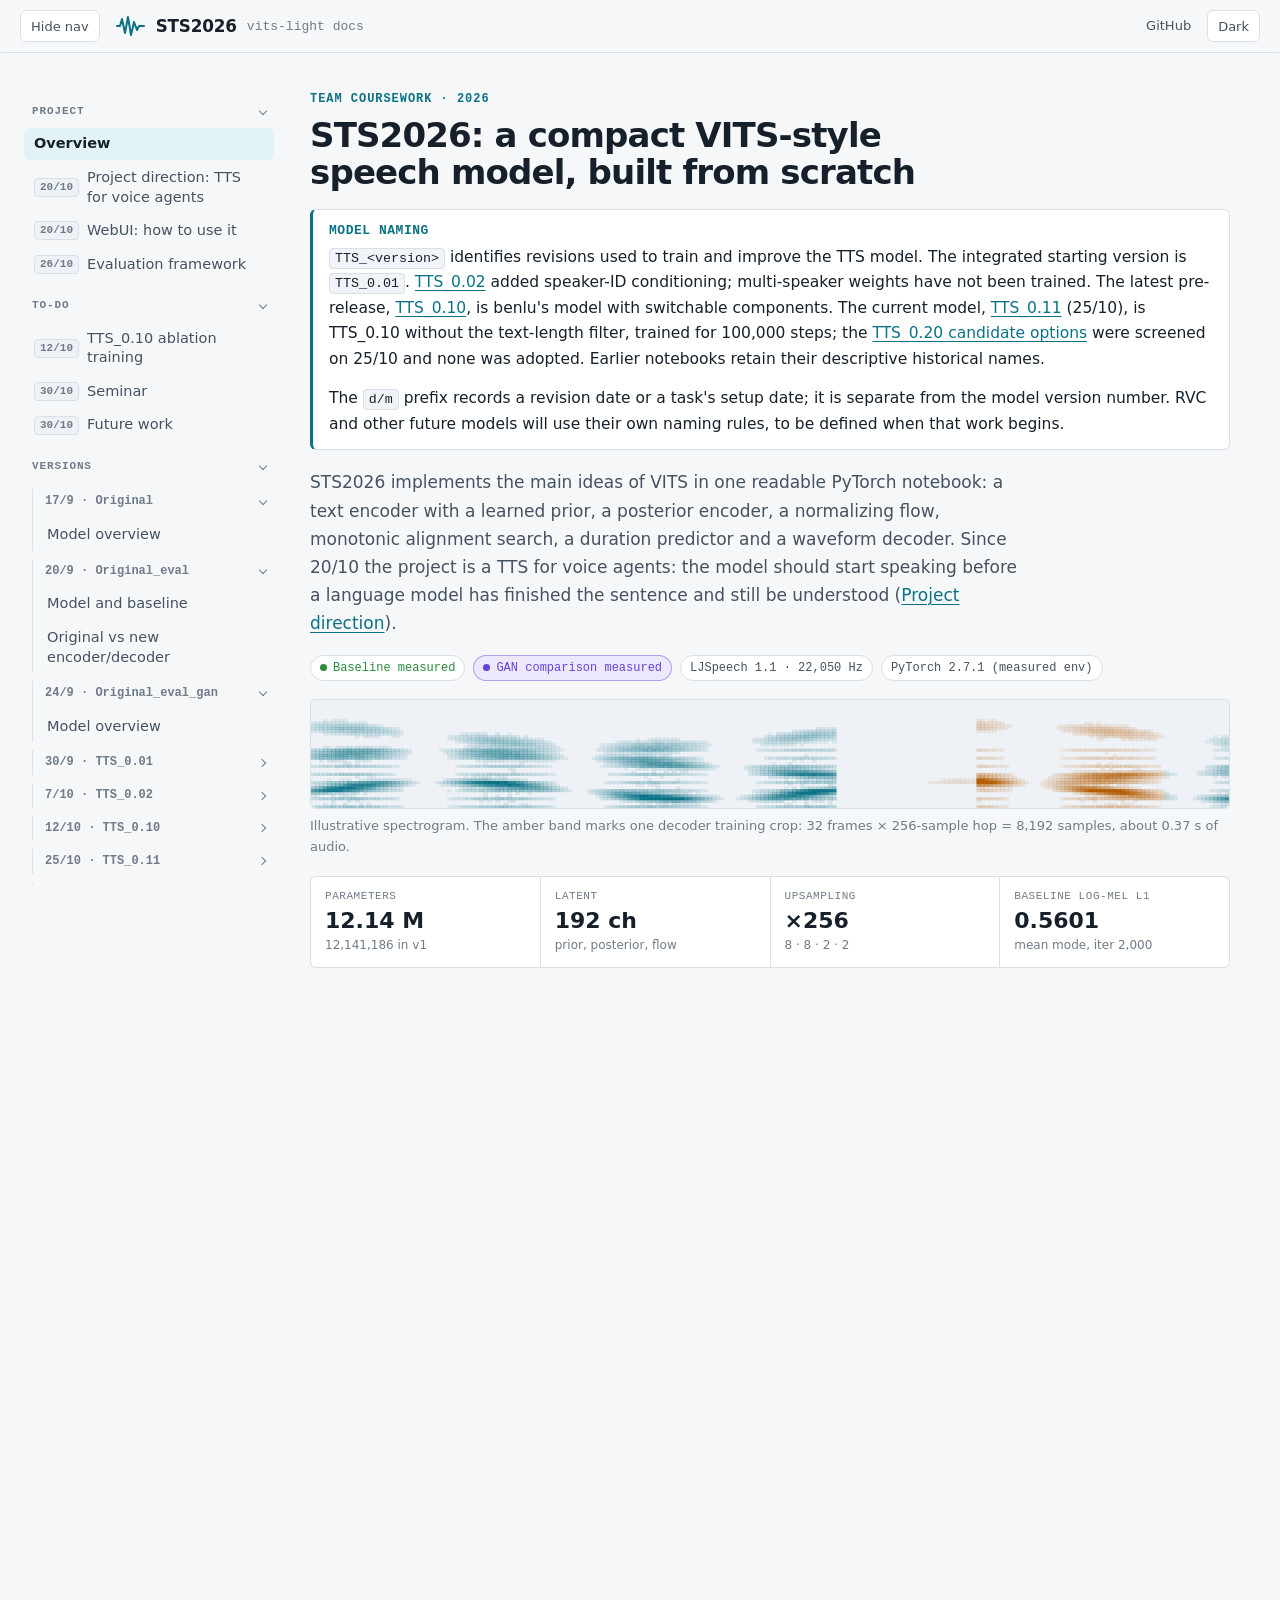
<file: docs/site/improvements.html>
<!doctype html>
<html lang="en">
<head>
<meta charset="utf-8">
<meta name="viewport" content="width=device-width, initial-scale=1">
<meta http-equiv="refresh" content="0;url=index.html#version-v2">
<title>Improvements · STS2026 Docs</title>
</head>
<body>
<p>This section is now part of the <a href="index.html#version-v2">STS2026 single-page documentation</a>.</p>
<script>
  var id = decodeURIComponent(location.hash.replace(/^#/, ""));
  location.replace("index.html#" + (id ? "v2-" + id : "version-v2"));
</script>
</body>
</html>
</file>
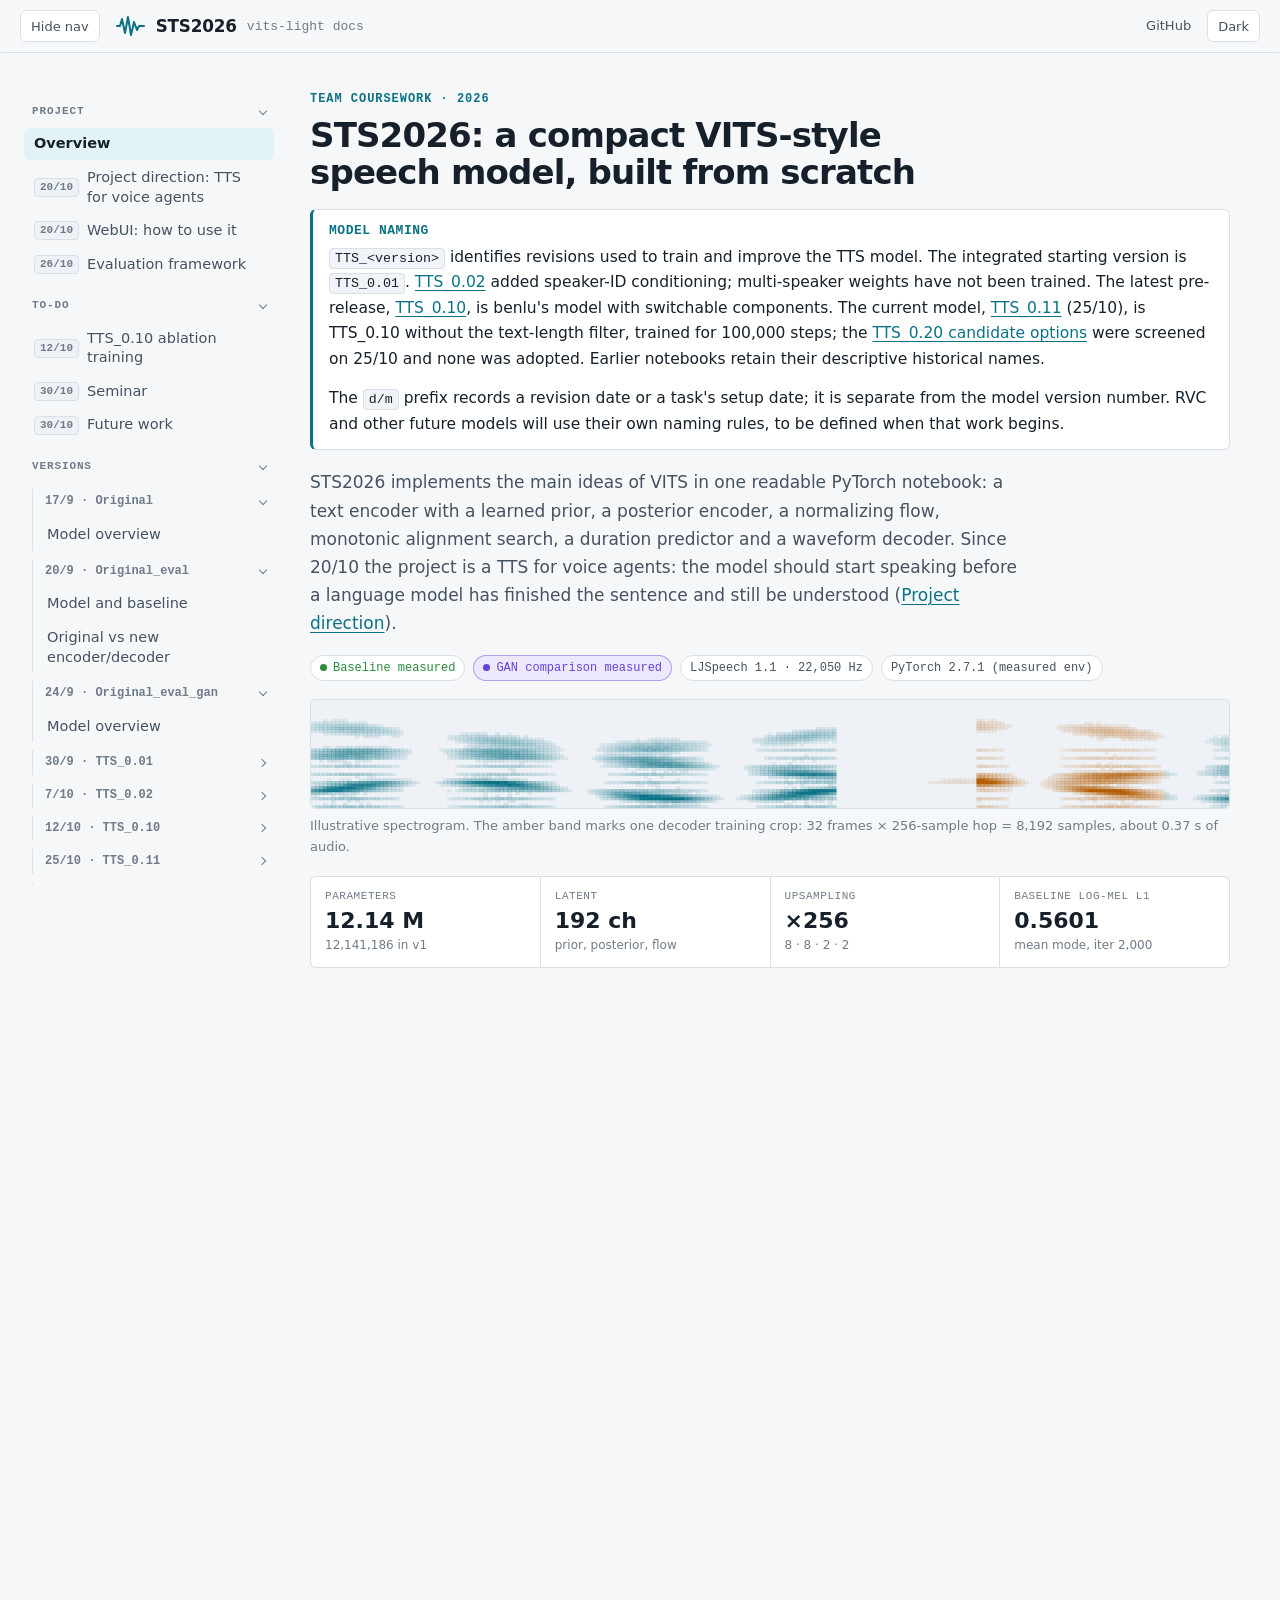
<file: docs/site/original-eval.html>
<!doctype html>
<html lang="en">
<head>
<meta charset="utf-8">
<meta name="viewport" content="width=device-width, initial-scale=1">
<meta http-equiv="refresh" content="0;url=index.html#version-v1">
<title>v1 Original + eval · STS2026 Docs</title>
</head>
<body>
<p>This section is now part of the <a href="index.html#version-v1">STS2026 single-page documentation</a>.</p>
<script>
  var id = decodeURIComponent(location.hash.replace(/^#/, ""));
  location.replace("index.html#" + (id ? "v1-" + id : "version-v1"));
</script>
</body>
</html>
</file>
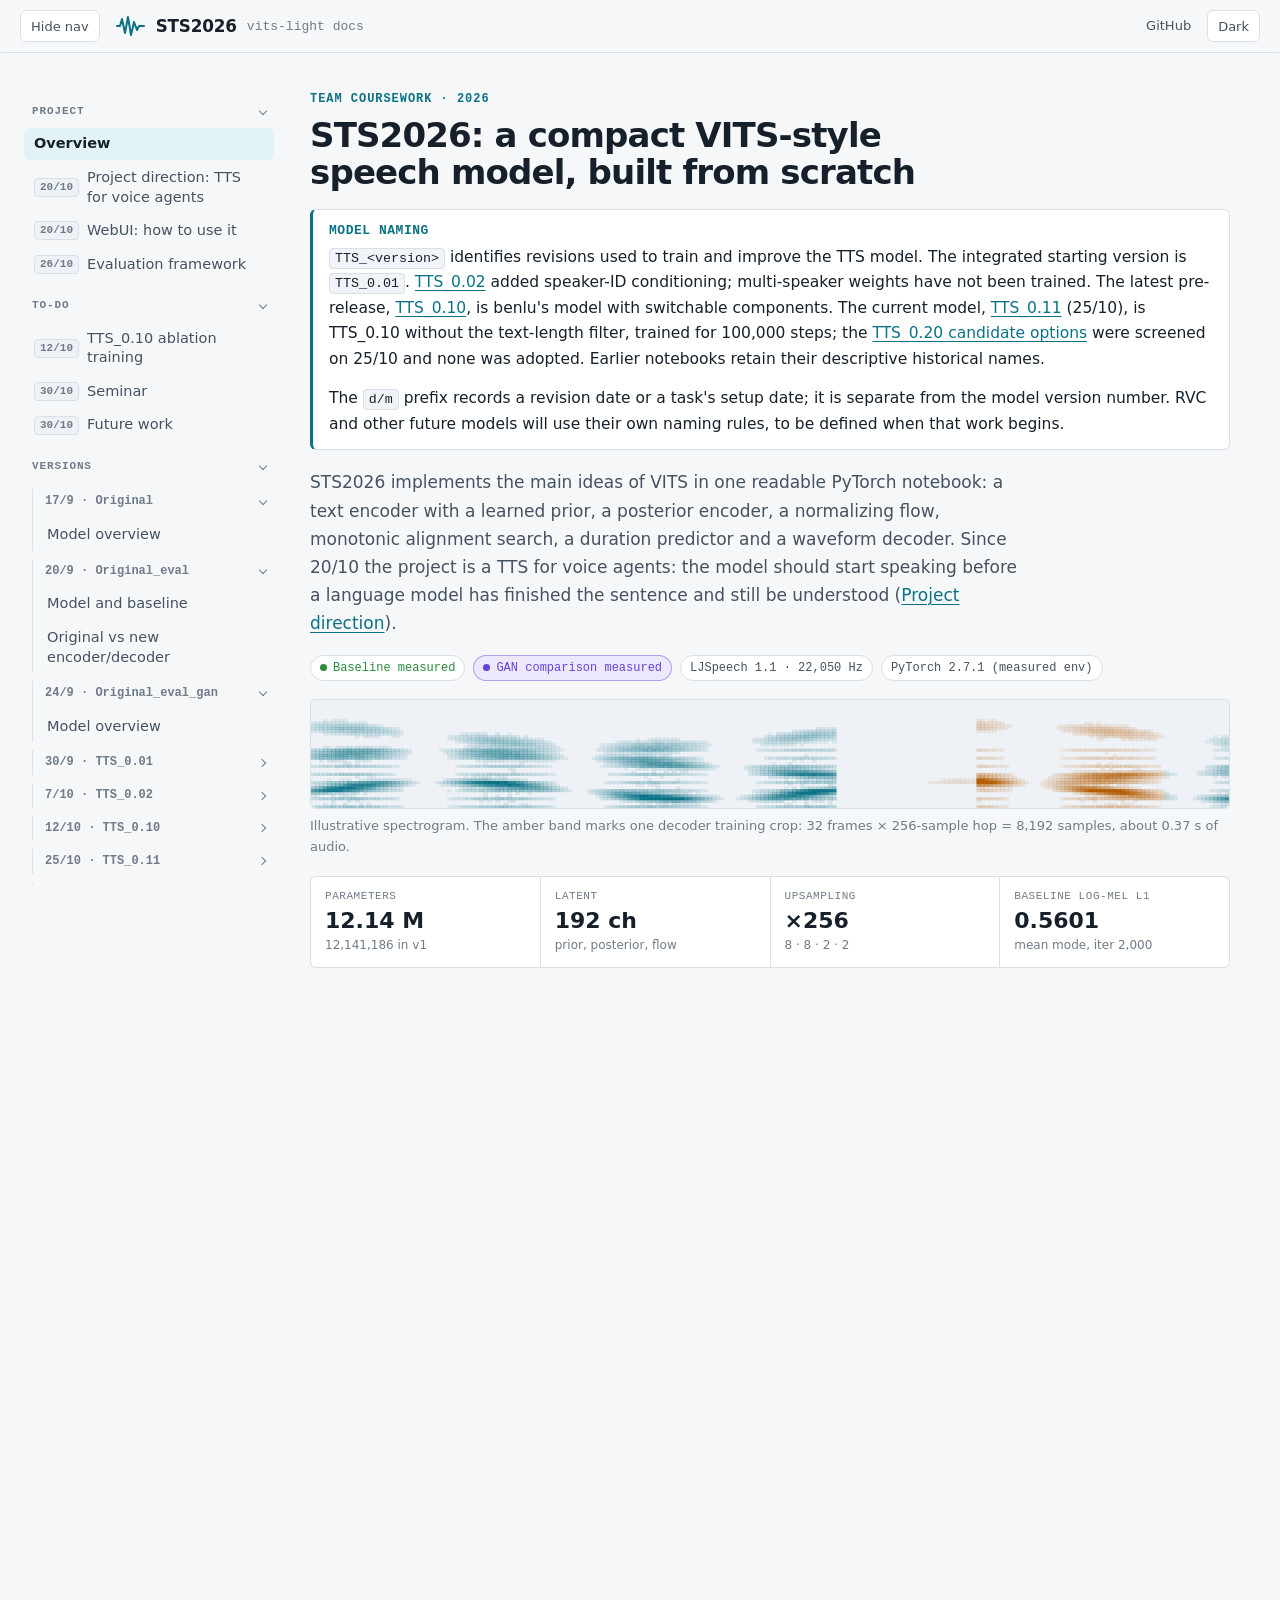
<file: docs/site/prototype.html>
<!doctype html>
<html lang="en">
<head>
<meta charset="utf-8">
<meta name="viewport" content="width=device-width, initial-scale=1">
<meta http-equiv="refresh" content="0;url=index.html#version-v0">
<title>v0 Prototype · STS2026 Docs</title>
</head>
<body>
<p>This section is now part of the <a href="index.html#version-v0">STS2026 single-page documentation</a>.</p>
<script>
  var id = decodeURIComponent(location.hash.replace(/^#/, ""));
  location.replace("index.html#" + (id ? "v0-" + id : "version-v0"));
</script>
</body>
</html>
</file>
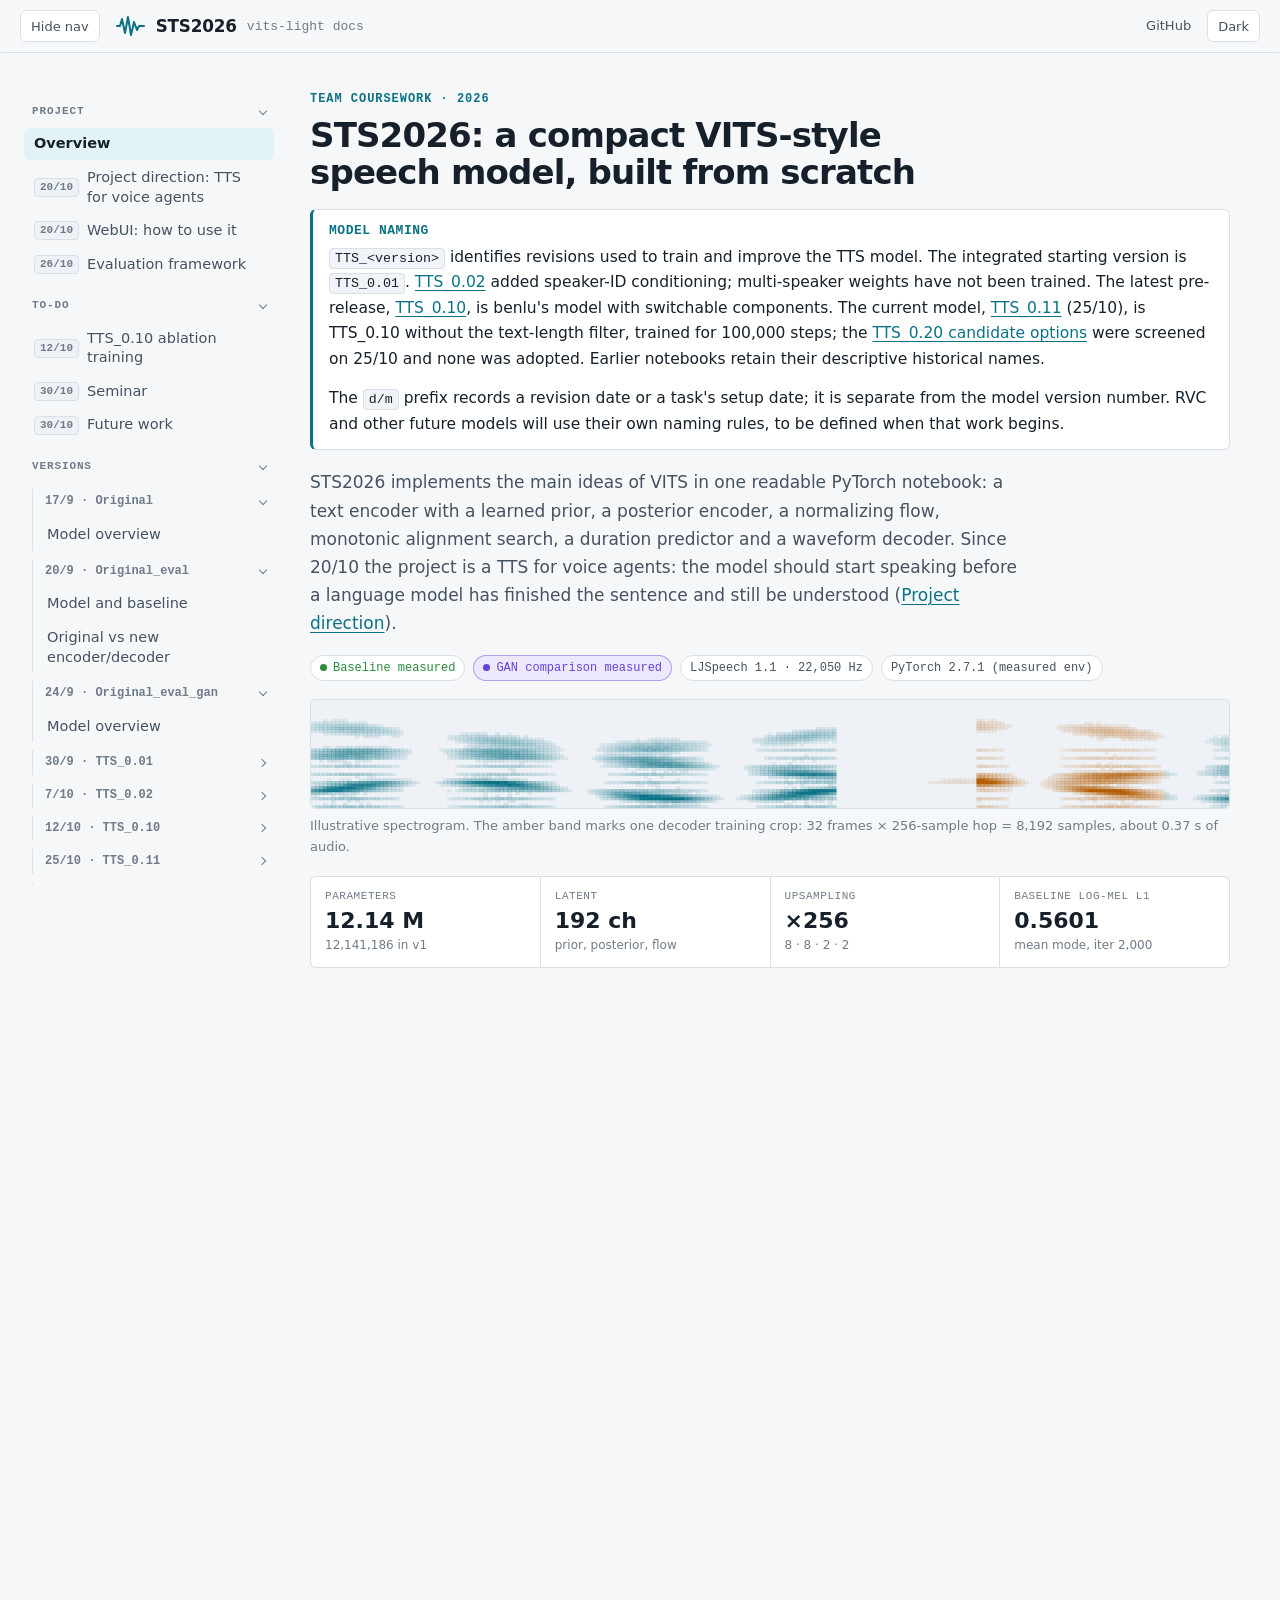
<file: docs/site/report.html>
<!doctype html>
<html lang="en">
<head>
<meta charset="utf-8">
<meta name="viewport" content="width=device-width, initial-scale=1">
<meta http-equiv="refresh" content="0;url=index.html#reports">
<title>Experiment reports · STS2026 Docs</title>
</head>
<body>
<p>This section is now part of the <a href="index.html#reports">STS2026 single-page documentation</a>.</p>
<script>
  var id = decodeURIComponent(location.hash.replace(/^#/, ""));
  var allowed = ["jacques-enc-dec", "full-train-gan"];
  location.replace("index.html#" + (allowed.indexOf(id) >= 0 ? id : "reports"));
</script>
</body>
</html>
</file>
<file: docs/site/assets/site.css>
/* Single-page documentation shell with a collapsible left navigation rail. */
:root {
  --bg: #f6f7f9;
  --surface: #ffffff;
  --sunken: #eef1f5;
  --ink: #16202b;
  --ink-2: #455261;
  --ink-3: #6f7b89;
  --rule: #d9dfe6;
  --accent: #0b7285;        /* cyan-teal: primary links, current version */
  --accent-soft: #e2f3f6;
  --baseline: #b35c00;      /* amber: the frozen baseline everywhere */
  --baseline-soft: #fbeedd;
  --gan: #6741d9;           /* violet: adversarial / upcoming work */
  --gan-soft: #eee8fc;
  --good: #2b8a3e;
  --bad: #c92a2a;
  --slot: #8a6d00;
  --slot-bg: #fffbea;
  --slot-rule: #e3c65a;
  --code-bg: #f0f3f7;

  --f-display: system-ui, -apple-system, "Segoe UI", sans-serif;
  --f-body: system-ui, -apple-system, "Segoe UI", sans-serif;
  --f-mono: ui-monospace, "Cascadia Mono", Consolas, monospace;

  --step--1: 0.8125rem;
  --step-0: 0.96875rem;
  --step-1: 1.1875rem;
  --step-2: 1.5rem;
  --step-3: 2.125rem;
  --radius: 6px;
}
@media (prefers-color-scheme: dark) {
  :root:not([data-theme="light"]) {
    --bg: #0f141a; --surface: #151c24; --sunken: #1b232d; --ink: #e4e9ef; --ink-2: #aab5c1; --ink-3: #7d8997;
    --rule: #2a3440; --accent: #4fc3d4; --accent-soft: #123039; --baseline: #f0a24a; --baseline-soft: #33240f;
    --gan: #a48bf2; --gan-soft: #251d3f; --good: #69c47a; --bad: #ff7b7b; --slot: #e8cb6a; --slot-bg: #221d0b;
    --slot-rule: #6f5c1d; --code-bg: #121820; color-scheme: dark;
  }
}
:root[data-theme="dark"] {
  --bg: #0f141a; --surface: #151c24; --sunken: #1b232d; --ink: #e4e9ef; --ink-2: #aab5c1; --ink-3: #7d8997;
  --rule: #2a3440; --accent: #4fc3d4; --accent-soft: #123039; --baseline: #f0a24a; --baseline-soft: #33240f;
  --gan: #a48bf2; --gan-soft: #251d3f; --good: #69c47a; --bad: #ff7b7b; --slot: #e8cb6a; --slot-bg: #221d0b;
  --slot-rule: #6f5c1d; --code-bg: #121820; color-scheme: dark;
}

* { box-sizing: border-box; }
html { scroll-padding-top: 72px; }
body {
  margin: 0; background: var(--bg); color: var(--ink);
  font: 400 var(--step-0)/1.65 var(--f-body);
  -webkit-font-smoothing: antialiased;
}
a { color: var(--accent); text-underline-offset: 3px; text-decoration-thickness: 1px; }
a:hover { text-decoration-thickness: 2px; }
:focus-visible { outline: 2px solid var(--accent); outline-offset: 2px; border-radius: 3px; }
img, svg { max-width: 100%; }

/* ---------- top bar ---------- */
.topbar {
  position: sticky; top: env(safe-area-inset-top, 0px); z-index: 20;
  display: flex; align-items: center; gap: 16px;
  padding: 10px 20px; background: color-mix(in srgb, var(--bg) 88%, transparent);
  backdrop-filter: blur(8px); border-bottom: 1px solid var(--rule);
}
.brand { display: flex; align-items: center; gap: 10px; color: var(--ink); text-decoration: none; }
.brand-mark { width: 30px; height: 22px; display: block; }
.brand-name { font: 700 1.05rem/1 var(--f-display); letter-spacing: -0.01em; }
.brand-sub { font: 500 var(--step--1)/1 var(--f-mono); color: var(--ink-3); }
.topbar-spacer { flex: 1; }
.topbar a.plain { color: var(--ink-2); text-decoration: none; font-size: var(--step--1); }
.topbar a.plain:hover { color: var(--ink); }
.icon-btn {
  display: inline-flex; align-items: center; justify-content: center; gap: 6px;
  height: 32px; padding: 0 10px; border: 1px solid var(--rule); border-radius: var(--radius);
  background: var(--surface); color: var(--ink-2); font: 500 var(--step--1) var(--f-body); cursor: pointer;
}
.icon-btn:hover { color: var(--ink); border-color: var(--ink-3); }
.menu-btn { display: inline-flex; }
/* CJK: no negative tracking, a little more leading */

/* ---------- shell ---------- */
.shell {
  display: grid; grid-template-columns: 250px minmax(0, 1fr); gap: 36px;
  max-width: 1440px; margin: 0 auto; padding-inline: 24px;
}
.shell.nav-collapsed { grid-template-columns: minmax(0, 1fr); max-width: 1160px; }
.shell.nav-collapsed .sidenav { display: none; }
.shell.nav-collapsed main { display: flex; justify-content: center; }
.shell.nav-collapsed .article { width: 100%; max-width: 940px; }

.sidenav { position: sticky; top: 72px; align-self: start; max-height: calc(100vh - 88px); overflow-y: auto; padding-block: 28px; }
.sidenav nav { display: grid; gap: 14px; }
.sidenav .nav-group { min-width: 0; }
.sidenav .nav-group > summary {
  display: flex; align-items: center; justify-content: space-between; gap: 8px;
  margin: 0; padding: 4px 8px; border-radius: var(--radius); cursor: pointer; list-style: none;
  font: 600 0.6875rem/1.4 var(--f-mono); letter-spacing: 0.08em; text-transform: uppercase; color: var(--ink-3);
}
.sidenav .nav-group > summary::marker { content: ""; }
.sidenav .nav-group > summary::-webkit-details-marker { display: none; }
.sidenav .nav-group > summary:hover { background: var(--sunken); color: var(--ink); }
.sidenav .nav-group > summary:focus-visible { outline: 2px solid var(--accent); outline-offset: 2px; }
.sidenav .nav-chevron {
  flex: none; width: 6px; height: 6px; border-right: 1.5px solid currentColor; border-bottom: 1.5px solid currentColor;
  transform: translateY(-1px) rotate(45deg); transition: transform 120ms ease;
}
.sidenav .nav-group:not([open]) > summary > .nav-chevron { transform: translateX(-1px) rotate(-45deg); }
.sidenav ul { list-style: none; margin: 0; padding: 0; display: grid; gap: 2px; }
.sidenav .nav-group > ul { margin-top: 5px; }
.sidenav .nav-group .nav-group { margin: 6px 0 0 8px; border-left: 1px solid var(--rule); padding-left: 4px; }
.sidenav .nav-group .nav-group > summary { text-transform: none; letter-spacing: 0; font-size: 0.75rem; }
.sidenav a {
  display: flex; align-items: center; gap: 8px; padding: 6px 10px; border-radius: var(--radius);
  color: var(--ink-2); text-decoration: none; font-size: 0.90625rem; line-height: 1.35;
}
.sidenav a:hover { background: var(--sunken); color: var(--ink); }
.sidenav a[aria-current="location"] { background: var(--accent-soft); color: var(--ink); font-weight: 600; }
.sidenav .ver {
  flex: none; font: 600 0.6875rem/1 var(--f-mono); padding: 3px 5px; border-radius: 4px;
  background: var(--sunken); color: var(--ink-3); border: 1px solid var(--rule);
}
.sidenav .ver.base { color: var(--baseline); border-color: color-mix(in srgb, var(--baseline) 40%, transparent); background: var(--baseline-soft); }
.sidenav .ver.gan { color: var(--gan); border-color: color-mix(in srgb, var(--gan) 40%, transparent); background: var(--gan-soft); }
main { min-width: 0; padding-block: 32px 96px; }
.article { width: 100%; max-width: 920px; }

/* ---------- type ---------- */
h1, h2, h3, h4 { text-wrap: balance; }
h1 { font: 700 var(--step-3)/1.1 var(--f-display); letter-spacing: -0.025em; margin: 6px 0 14px; }
h2 {
  font: 650 var(--step-2)/1.2 var(--f-display); letter-spacing: -0.015em;
  margin: 56px 0 14px; padding-top: 22px; border-top: 1px solid var(--rule);
}
h3 { font: 600 var(--step-1)/1.3 var(--f-display); margin: 32px 0 8px; }
h4 { font: 600 var(--step-0)/1.4 var(--f-body); margin: 22px 0 6px; }
h2 .anchor, h3 .anchor { opacity: 0; margin-left: 8px; color: var(--ink-3); text-decoration: none; font-weight: 400; }
h2:hover .anchor, h3:hover .anchor { opacity: 1; }
p { margin: 0 0 14px; }
.lede { font-size: 1.0625rem; color: var(--ink-2); max-width: 66ch; }
.eyebrow { font: 600 0.75rem/1 var(--f-mono); letter-spacing: 0.08em; text-transform: uppercase; color: var(--accent); }
.muted { color: var(--ink-3); }
small, .small { font-size: var(--step--1); }
ul.list, ol.list { padding-left: 22px; margin: 0 0 16px; display: grid; gap: 4px; }
code, kbd {
  font: 500 0.86em/1 var(--f-mono); background: var(--code-bg); border: 1px solid var(--rule);
  padding: 2px 5px; border-radius: 4px; overflow-wrap: anywhere;
}
pre {
  margin: 0 0 18px; padding: 14px 16px; overflow-x: auto; background: var(--code-bg);
  border: 1px solid var(--rule); border-radius: var(--radius); font: 400 0.8125rem/1.6 var(--f-mono); color: var(--ink);
}
pre code { background: none; border: 0; padding: 0; white-space: pre; font-size: inherit; }
.c-com { color: var(--ink-3); }
.c-key { color: var(--gan); }
.c-num { color: var(--baseline); }
.c-str { color: var(--good); }

/* ---------- page header meta ---------- */
.meta-row { display: flex; flex-wrap: wrap; gap: 8px; margin: 18px 0 8px; }
.chip {
  display: inline-flex; align-items: center; gap: 6px; padding: 3px 9px; border-radius: 999px;
  font: 500 0.75rem/1.5 var(--f-mono); border: 1px solid var(--rule); background: var(--surface); color: var(--ink-2);
  white-space: nowrap;
}
.chip .dot { width: 7px; height: 7px; border-radius: 50%; background: currentColor; }
.chip.ok { color: var(--good); }
.chip.base { color: var(--baseline); border-color: color-mix(in srgb, var(--baseline) 45%, transparent); background: var(--baseline-soft); }
.chip.gan { color: var(--gan); border-color: color-mix(in srgb, var(--gan) 45%, transparent); background: var(--gan-soft); }
.chip.acc { color: var(--accent); border-color: color-mix(in srgb, var(--accent) 45%, transparent); background: var(--accent-soft); }
.chip.warn { color: var(--slot); border-color: var(--slot-rule); background: var(--slot-bg); }

/* ---------- callouts ---------- */
.callout {
  margin: 18px 0; padding: 12px 16px; border: 1px solid var(--rule); border-left-width: 3px;
  border-radius: var(--radius); background: var(--surface);
}
.callout > :last-child { margin-bottom: 0; }
.callout .callout-title { font: 600 var(--step--1)/1.4 var(--f-mono); letter-spacing: 0.04em; text-transform: uppercase; margin-bottom: 4px; }
.callout.note { border-left-color: var(--accent); }
.callout.note .callout-title { color: var(--accent); }
.callout.warn { border-left-color: var(--baseline); }
.callout.warn .callout-title { color: var(--baseline); }
.callout.gan { border-left-color: var(--gan); }
.callout.gan .callout-title { color: var(--gan); }

/* ---------- team slot (placeholder to be filled) ---------- */
.slot {
  margin: 18px 0 22px; padding: 14px 16px 16px; border: 1.5px dashed var(--slot-rule); border-radius: var(--radius);
  background: var(--slot-bg);
}
.slot-head { display: flex; flex-wrap: wrap; align-items: baseline; gap: 6px 12px; margin-bottom: 6px; }
.slot-tag { font: 600 0.6875rem/1 var(--f-mono); letter-spacing: 0.08em; text-transform: uppercase; color: var(--slot); }
.slot-id { font: 500 0.6875rem/1 var(--f-mono); color: var(--ink-3); }
.slot-title { font: 600 var(--step-0)/1.4 var(--f-body); color: var(--ink); flex-basis: 100%; }
.slot-prompt { color: var(--ink-2); font-size: var(--step--1); margin: 0 0 8px; }
.slot-prompt ul { margin: 4px 0 0; padding-left: 18px; }
.slot-body { color: var(--ink); }
.slot-body:empty::before { content: attr(data-empty); color: var(--ink-3); font-style: italic; font-size: var(--step--1); }
.slot.filled { border-style: solid; border-color: var(--rule); background: var(--surface); }
.slot.filled .slot-prompt { display: none; }

/* ---------- team backlog ---------- */
.task-board { margin: 34px 0 8px; }
.task-card {
  min-width: 0; margin: 14px 0; padding: 16px 18px;
  border: 1px solid var(--rule); border-radius: var(--radius); background: var(--surface);
}
.task-card-head { display: flex; align-items: flex-start; justify-content: space-between; gap: 12px; }
.task-card-head h3 { margin: 0 0 8px; }
.task-card > :last-child { margin-bottom: 0; }
.task-assumptions { margin: 14px 0; }
.task-figure { margin: 16px 0 0; }
.task-figure img { display: block; width: 100%; height: auto; border: 1px solid var(--rule); border-radius: var(--radius); background: #f5f7fb; }
.task-figure figcaption { margin-top: 8px; }
@media (max-width: 680px) {
  .task-card-head { display: grid; }
  .task-card-head .chip { justify-self: start; }
  .task-card { padding: 14px; }
}

/* ---------- tables ---------- */
.table-wrap { overflow-x: auto; margin: 0 0 20px; border: 1px solid var(--rule); border-radius: var(--radius); background: var(--surface); }
table { width: 100%; border-collapse: collapse; font-size: 0.875rem; }
th, td { padding: 8px 12px; text-align: left; border-bottom: 1px solid var(--rule); vertical-align: top; }
th { font: 600 0.75rem/1.4 var(--f-mono); letter-spacing: 0.03em; color: var(--ink-3); background: var(--sunken); white-space: nowrap; }
tr:last-child td { border-bottom: 0; }
/* Tables scroll inside .table-wrap, so cells keep readable widths instead of breaking words or code. */
.table-wrap td { min-width: 6em; }
.table-wrap td code { white-space: nowrap; overflow-wrap: normal; }
td.num, th.num { text-align: right; font-family: var(--f-mono); font-variant-numeric: tabular-nums; white-space: nowrap; }
tr.is-base td { background: color-mix(in srgb, var(--baseline-soft) 70%, transparent); }
[data-comparison] td:first-child { min-width: 15em; }
[data-comparison] td:nth-child(2) { white-space: nowrap; }
.board-group h3 { margin-bottom: 4px; }
.delta-good { color: var(--good); }
.delta-bad { color: var(--bad); }
.delta-na { color: var(--ink-3); }

/* ---------- figures & diagrams ---------- */
figure { margin: 22px 0 26px; }
.figure-box { border: 1px solid var(--rule); border-radius: var(--radius); background: var(--surface); padding: 16px; overflow-x: auto; }
figcaption { margin-top: 8px; font-size: var(--step--1); color: var(--ink-3); }
.diagram { display: block; min-width: 680px; width: 100%; height: auto; }
.diagram text { font-family: var(--f-body); fill: var(--ink); }
.diagram .mono { font-family: var(--f-mono); }
.diagram .lbl { fill: var(--ink-3); font-size: 11px; }
.diagram .node { fill: var(--surface); stroke: var(--ink-3); stroke-width: 1.2; }
.diagram .node.on { stroke: var(--accent); stroke-width: 1.6; fill: var(--accent-soft); }
.diagram .node.off { stroke-dasharray: 4 3; fill: var(--sunken); }
.diagram .node.data { fill: var(--sunken); stroke: var(--rule); }
.diagram .node.gan { stroke: var(--gan); fill: var(--gan-soft); stroke-dasharray: 5 3; }
.diagram .node.base { stroke: var(--baseline); fill: var(--baseline-soft); }
.diagram .edge { stroke: var(--ink-3); stroke-width: 1.3; fill: none; }
.diagram .edge.on { stroke: var(--accent); stroke-width: 1.8; }
.diagram .edge.off { stroke-dasharray: 4 3; }
.diagram .edge.gan { stroke: var(--gan); stroke-dasharray: 5 3; }
.diagram .arrow { fill: var(--ink-3); }
.diagram .arrow.on { fill: var(--accent); }
.diagram .arrow.gan { fill: var(--gan); }
.diagram .t-title { font-weight: 600; font-size: 13px; }
.diagram .t-sub { font-size: 11px; fill: var(--ink-3); font-family: var(--f-mono); }
.diagram .t-off { fill: var(--ink-3); }

.legend { display: flex; flex-wrap: wrap; gap: 6px 18px; margin-top: 10px; font-size: var(--step--1); color: var(--ink-2); }
.legend span { display: inline-flex; align-items: center; gap: 6px; }
.legend i { display: inline-block; width: 16px; height: 10px; border-radius: 2px; border: 1.5px solid var(--ink-3); }
.legend i.on { border-color: var(--accent); background: var(--accent-soft); }
.legend i.off { border-style: dashed; background: var(--sunken); }
.legend i.gan { border-color: var(--gan); border-style: dashed; background: var(--gan-soft); }
.legend i.line { height: 0; border-width: 1.5px 0 0; border-radius: 0; }

/* charts */
.chart { display: block; width: 100%; height: auto; }
.chart text { font: 11px var(--f-mono); fill: var(--ink-3); }
.chart .grid { stroke: var(--rule); stroke-width: 1; }
.chart .axis { stroke: var(--ink-3); stroke-width: 1; }
.chart-grid { display: grid; grid-template-columns: repeat(2, minmax(0, 1fr)); gap: 14px; }
.chart-grid > div { min-width: 0; }
.chart-title { font: 600 var(--step--1)/1.4 var(--f-body); margin-bottom: 6px; color: var(--ink); }

/* ---------- cards / grids ---------- */
.grid-2 { display: grid; grid-template-columns: repeat(2, minmax(0, 1fr)); gap: 14px; margin: 16px 0 22px; }
.grid-3 { display: grid; grid-template-columns: repeat(3, minmax(0, 1fr)); gap: 14px; margin: 16px 0 22px; }
.grid-2 > *, .grid-3 > * { min-width: 0; }
.card {
  padding: 16px; border: 1px solid var(--rule); border-radius: var(--radius); background: var(--surface);
  display: flex; flex-direction: column; gap: 6px;
}
a.card { color: inherit; text-decoration: none; transition: border-color .15s; }
a.card:hover { border-color: var(--accent); }
.card h3, .card h4 { margin: 0; }
.card p { margin: 0; color: var(--ink-2); font-size: 0.90625rem; }
.card .card-foot { margin-top: auto; padding-top: 8px; font: 500 var(--step--1) var(--f-mono); color: var(--ink-3); }

.stat-row { display: grid; grid-template-columns: repeat(4, minmax(0, 1fr)); gap: 1px; background: var(--rule); border: 1px solid var(--rule); border-radius: var(--radius); overflow: hidden; margin: 18px 0 22px; }
.stat { background: var(--surface); padding: 12px 14px; min-width: 0; }
.stat .k { font: 500 0.6875rem/1.3 var(--f-mono); letter-spacing: 0.05em; text-transform: uppercase; color: var(--ink-3); }
.stat .v { font: 650 1.375rem/1.3 var(--f-display); font-variant-numeric: tabular-nums; margin-top: 4px; }
.stat .s { font-size: 0.75rem; color: var(--ink-3); }

/* timeline */
.timeline { list-style: none; margin: 18px 0 24px; padding: 0; position: relative; display: grid; gap: 0; }
.timeline::before { content: ""; position: absolute; left: 7px; top: 8px; bottom: 8px; width: 2px; background: var(--rule); }
.timeline li { position: relative; padding: 0 0 20px 32px; }
.timeline li::before {
  content: ""; position: absolute; left: 0; top: 5px; width: 16px; height: 16px; border-radius: 50%;
  background: var(--surface); border: 2px solid var(--ink-3);
}
.timeline li.done::before { background: var(--accent); border-color: var(--accent); }
.timeline li.base::before { background: var(--baseline); border-color: var(--baseline); }
.timeline li.wip::before { border-color: var(--gan); background: var(--gan-soft); }
.timeline li.plan::before { border-style: dashed; }
.timeline .when { font: 500 var(--step--1) var(--f-mono); color: var(--ink-3); }
.timeline .what { font-weight: 600; }
.timeline p { margin: 2px 0 0; color: var(--ink-2); font-size: 0.90625rem; }

/* diff list */
.diff { display: grid; gap: 6px; margin: 12px 0 20px; padding: 0; list-style: none; }
.diff li { position: relative; padding-left: 30px; font-size: 0.9375rem; }
.diff li::before { position: absolute; left: 0; top: 0; width: 22px; font: 700 0.9rem/1.6 var(--f-mono); text-align: center; }
.diff li.add::before { content: "+"; color: var(--good); }
.diff li.del::before { content: "−"; color: var(--bad); }
.diff li.chg::before { content: "~"; color: var(--baseline); }

.page-nav { display: grid; grid-template-columns: 1fr 1fr; gap: 14px; margin-top: 56px; }
.page-nav a { padding: 12px 16px; border: 1px solid var(--rule); border-radius: var(--radius); text-decoration: none; color: var(--ink); background: var(--surface); }
.page-nav a:hover { border-color: var(--accent); }
.page-nav .dir { display: block; font: 500 0.6875rem/1.4 var(--f-mono); letter-spacing: 0.06em; text-transform: uppercase; color: var(--ink-3); }
.page-nav .next { text-align: right; grid-column: 2; }

footer.site-foot { border-top: 1px solid var(--rule); margin-top: 40px; padding-block: 18px 30px; font-size: var(--step--1); color: var(--ink-3); }

/* hero spectrogram strip (index only) */
.spectro { display: block; width: 100%; height: 110px; border-radius: var(--radius); border: 1px solid var(--rule); background: var(--sunken); margin: 18px 0 6px; }

/* ---------- responsive ---------- */
@media (max-width: 760px) {
  .shell { display: block; padding-inline: 16px; gap: 0; }
  .topbar { padding-inline: 16px; }
  .brand-sub, .topbar a.plain { display: none; }
  .sidenav {
    display: none; position: fixed; inset: 53px 0 0 0; max-height: none; z-index: 19;
    background: var(--bg); padding: 20px 16px; border-top: 1px solid var(--rule);
  }
  body.nav-open .sidenav { display: block; box-shadow: 0 12px 28px rgb(0 0 0 / 18%); }
  .grid-2, .grid-3, .chart-grid { grid-template-columns: minmax(0, 1fr); }
  .stat-row { grid-template-columns: repeat(2, minmax(0, 1fr)); }
  h1 { font-size: 1.75rem; }
  .page-nav { grid-template-columns: 1fr; }
  .page-nav .next { grid-column: 1; }
}
@media (prefers-reduced-motion: reduce) { * { transition: none !important; scroll-behavior: auto !important; } }

.doc-section { scroll-margin-top: 76px; content-visibility: auto; contain-intrinsic-size: auto 1000px; }
.doc-section > .eyebrow:first-child { margin-top: 18px; }
.sidenav a.sub { padding-left: 28px; font-size: 0.84rem; }
.sidenav nav { gap: 14px; }
.report-section h3 { scroll-margin-top: 76px; }
.seg { display: inline-flex; border: 1px solid var(--rule); border-radius: var(--radius); overflow: hidden; background: var(--surface); }
  .seg label { padding: 5px 12px; font: 500 var(--step--1) var(--f-mono); color: var(--ink-2); cursor: pointer; }
  .seg input { position: absolute; opacity: 0; pointer-events: none; }
  .seg input:checked + span { color: var(--ink); }
  .seg label:has(input:checked) { background: var(--accent-soft); color: var(--ink); }
  .seg label:has(input:focus-visible) { outline: 2px solid var(--accent); outline-offset: -2px; }
  .board-head { display: flex; flex-wrap: wrap; align-items: center; justify-content: space-between; gap: 10px; margin: 8px 0 12px; }
  .checklist { list-style: none; padding: 0; margin: 12px 0 20px; display: grid; gap: 6px; }
  .checklist li { position: relative; padding-left: 28px; }
  .checklist li::before { content: ""; position: absolute; left: 0; top: 0.35em; width: 14px; height: 14px; border: 1.5px solid var(--ink-3); border-radius: 3px; }
  .exp-head { display: flex; flex-wrap: wrap; align-items: center; gap: 8px; margin-top: -4px; }

.tables2 { display: grid; grid-template-columns: repeat(auto-fit, minmax(min(100%, 380px), 1fr)); gap: 14px; margin: 12px 0 18px; }
  #t-final td:first-child, #t-late td:first-child, #t-wins td:first-child { white-space: nowrap; }
  .tables2 > div { min-width: 0; }
  .tables2 .table-wrap { margin: 0; }
  .tables2 h4 { margin: 0 0 6px; }
  .verdict { margin: 20px 0; padding: 16px 18px; border: 1px solid var(--rule); border-left: 3px solid var(--gan); border-radius: var(--radius); background: var(--surface); }
  .verdict ul { margin: 0; padding-left: 20px; display: grid; gap: 6px; }
  .swatch { display: inline-block; width: 10px; height: 10px; border-radius: 2px; margin-right: 6px; }
  .report-list { display: grid; gap: 12px; margin: 16px 0; }
  .ok { color: var(--good); } .no { color: var(--bad); }
</file>
